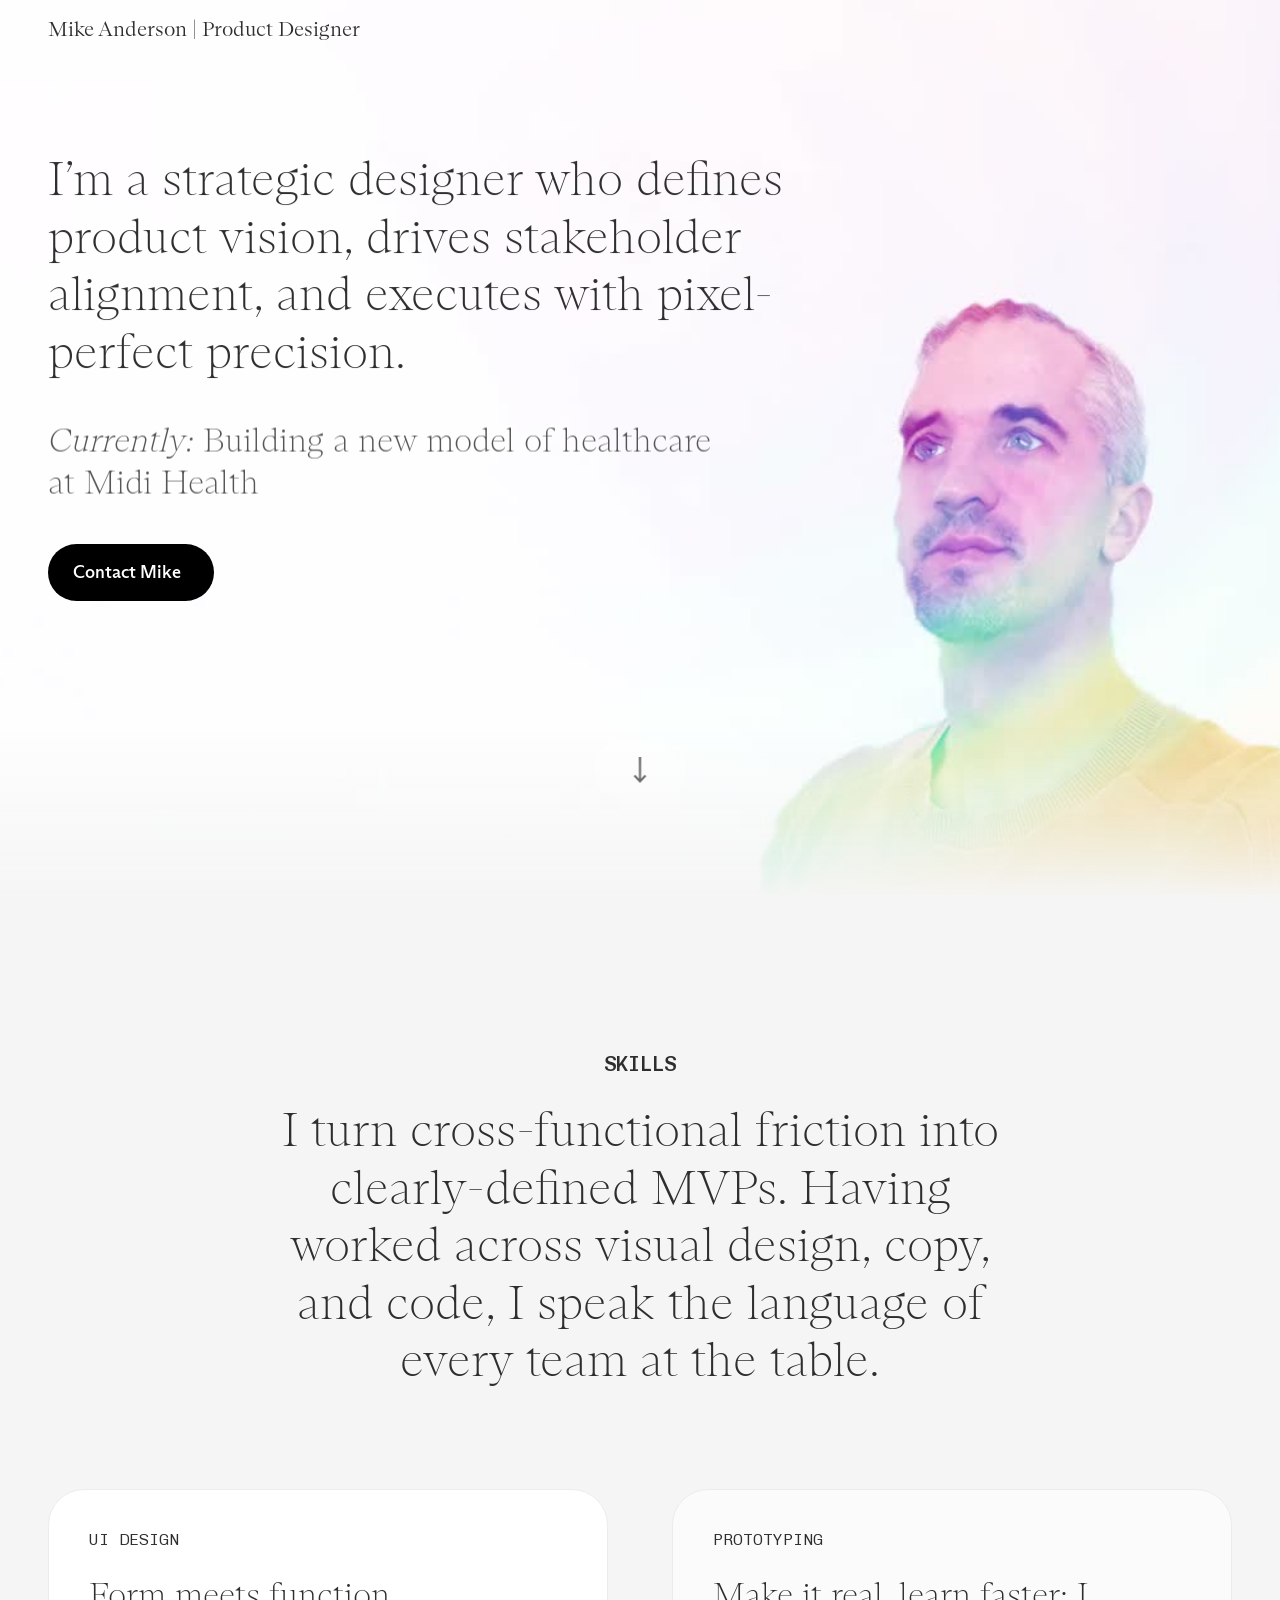
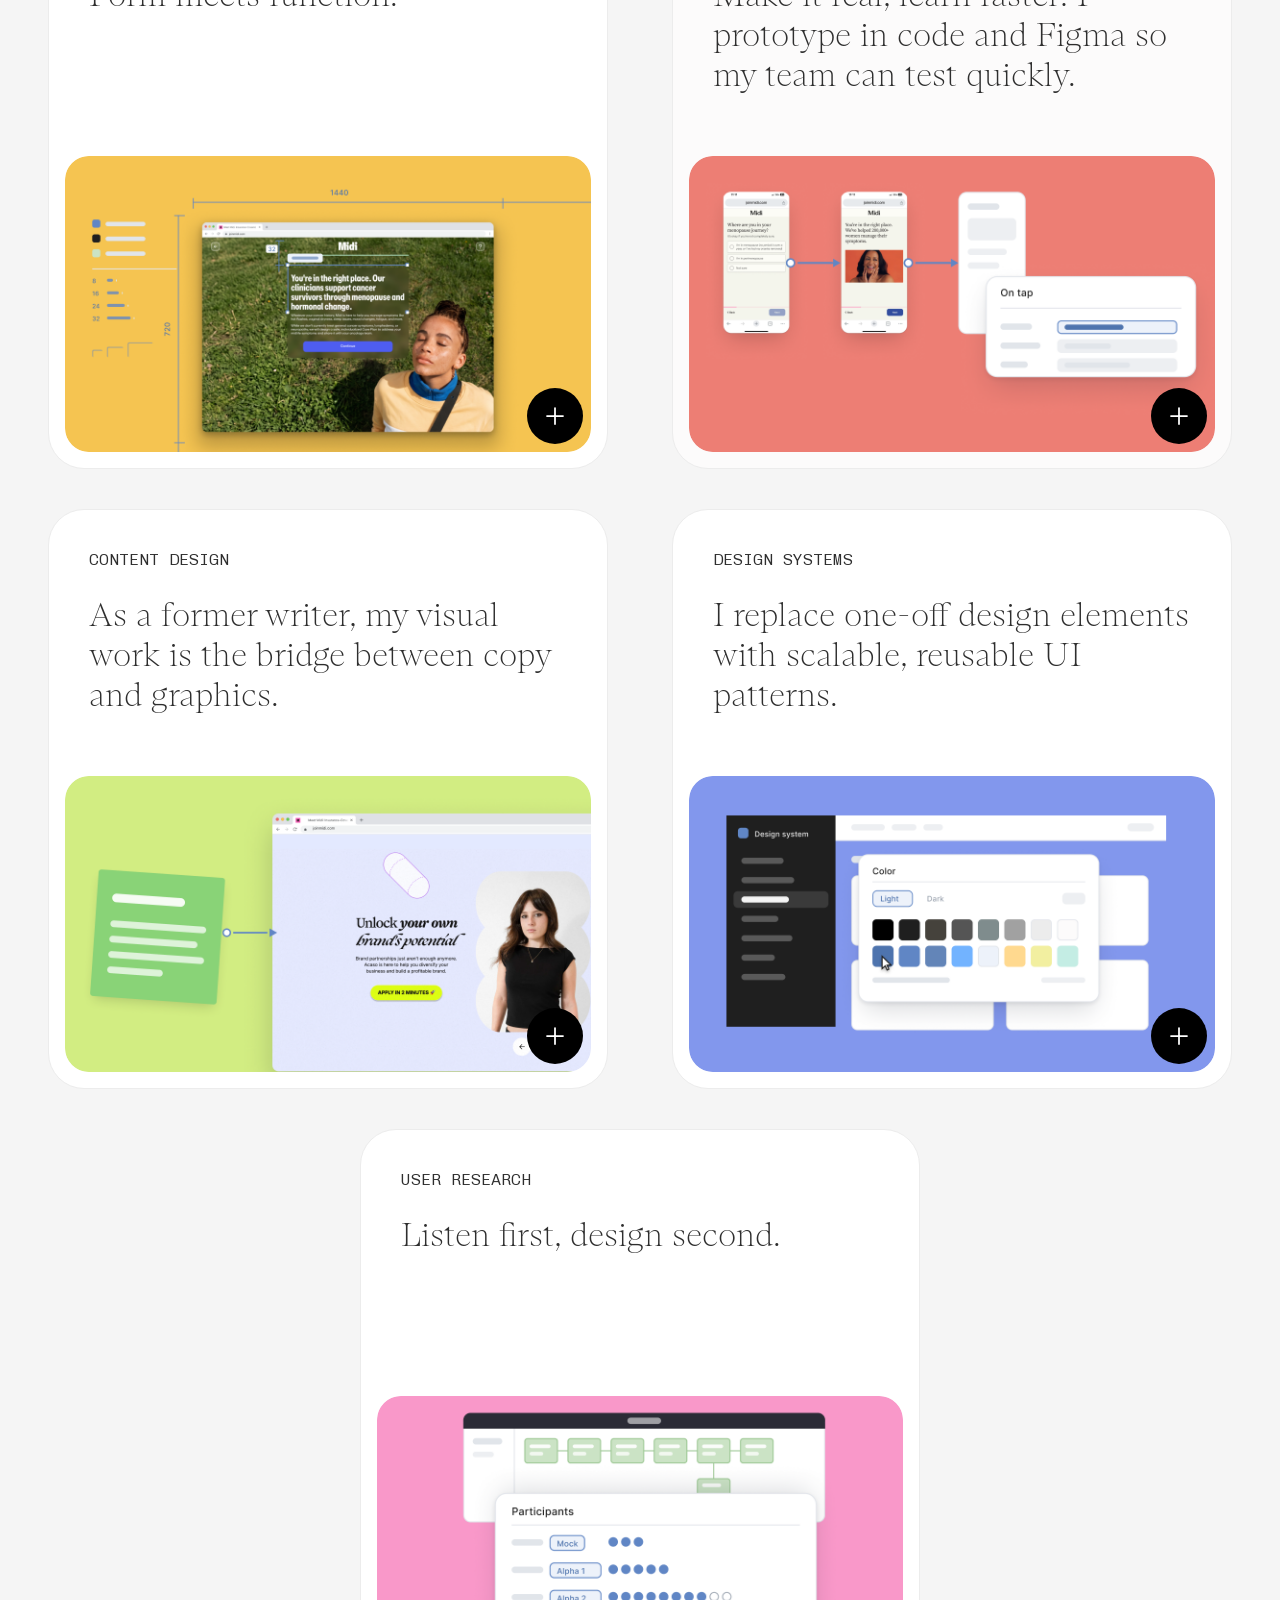
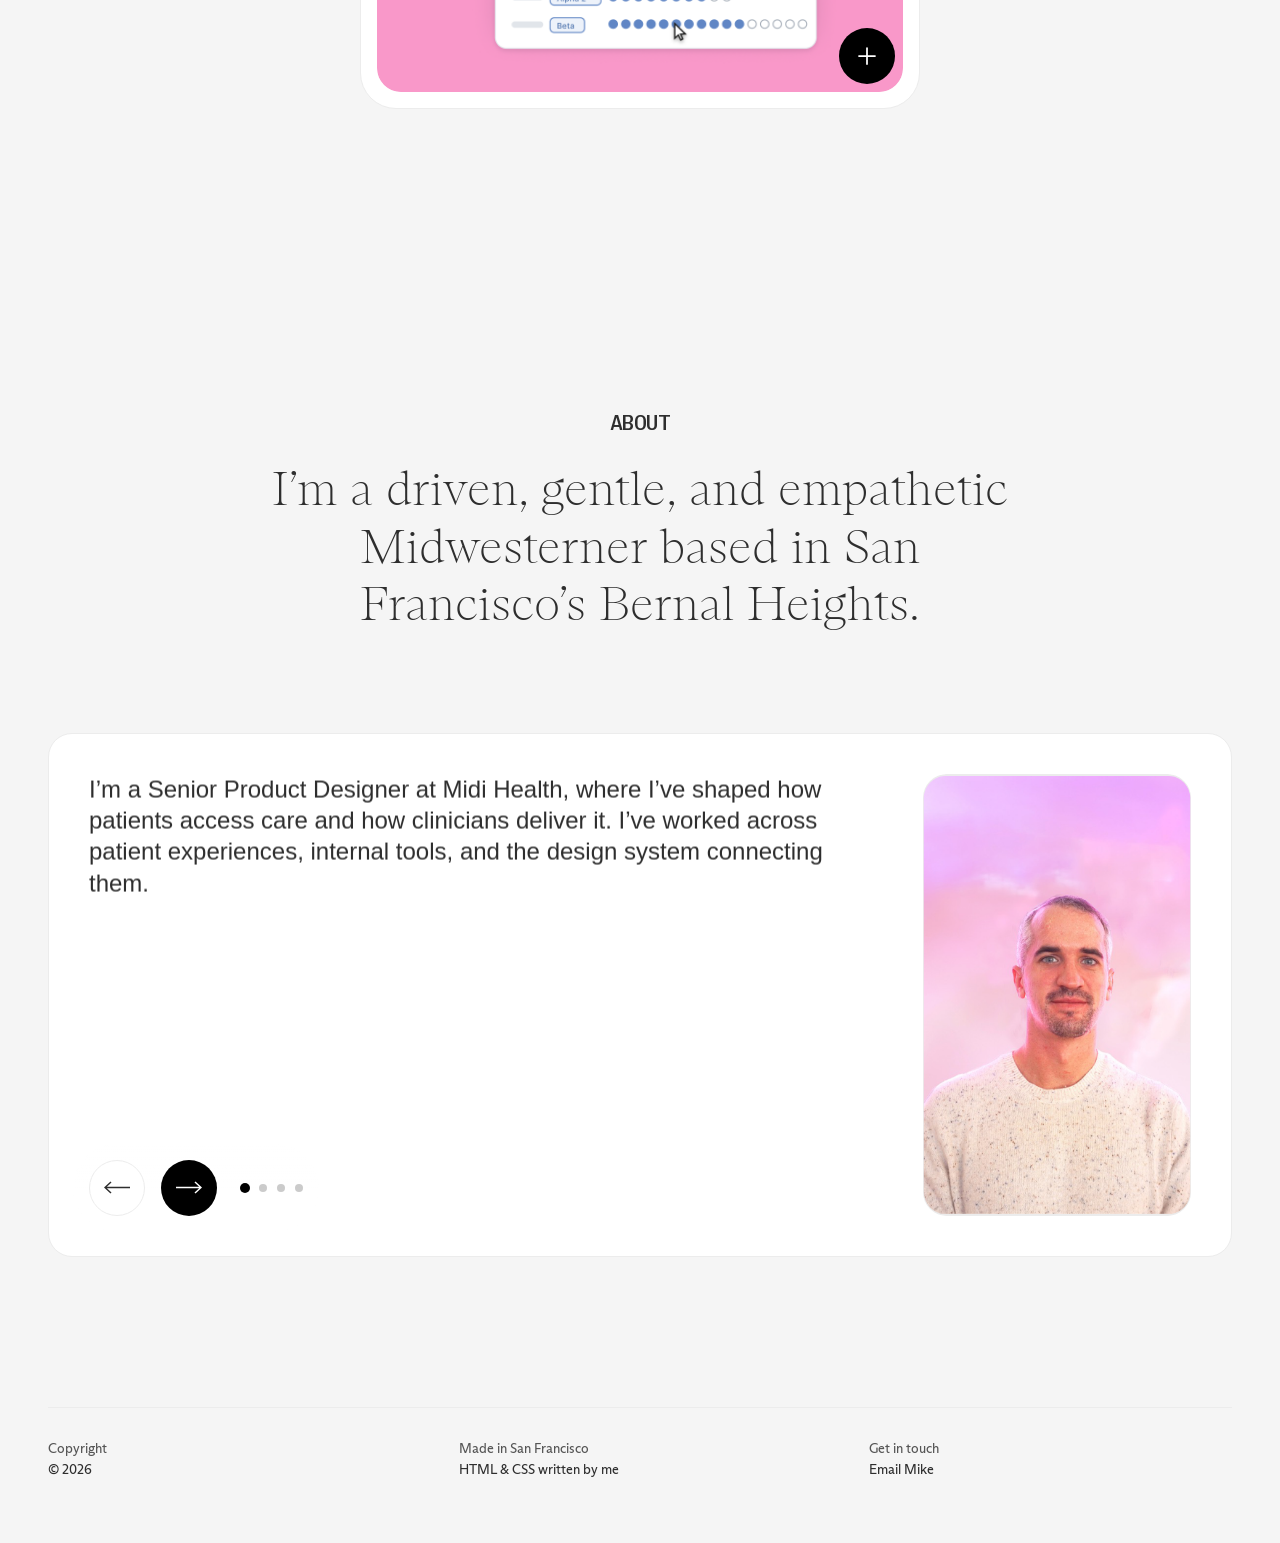
<file: index.html>
<!DOCTYPE html>
<html lang="en">
<head>
<meta charset="utf-8">
<meta name="viewport" content="width=device-width, initial-scale=1">
<title>Mike Anderson — Product Designer</title>
<meta name="robots" content="noindex, nofollow">
<meta name="description" content="Mike Anderson is a product designer in San Francisco, currently building a new model of healthcare at Midi Health.">
<link rel="icon" type="image/png" href="source-images/favicon.png">
<link rel="stylesheet" href="styles/fonts.css">
<link rel="stylesheet" href="styles/tokens.css">
<link rel="stylesheet" href="styles/site.css">
</head>
<body>

<a class="skip-link" href="#main">Skip to content</a>

<header class="site-header">
  <a class="logotype" href="./">Mike Anderson <span aria-hidden="true">|</span> Product Designer</a>
</header>

<main id="main">

  <nav class="site-nav" id="site-nav" aria-label="Sections">
    <div class="site-nav__links">
      <a class="btn btn--sm btn--ghost" href="#hello">Hello</a>
      <a class="btn btn--sm btn--ghost" href="#skills">Skills</a>
      <a class="btn btn--sm btn--ghost" href="#about">About</a>
    </div>

    <button class="site-nav__disclosure" type="button"
            popovertarget="nav-sections" aria-expanded="false">
      <span class="site-nav__current">Sections</span>
      <svg viewBox="0 0 12 8" aria-hidden="true" focusable="false">
        <path d="M1 1.5 6 6.5l5-5" fill="none" stroke="currentColor" stroke-width="1.75"/>
      </svg>
    </button>

    <a class="btn btn--sm btn--solid btn--avatar has-ring" href="mailto:mikeandersondesigner@gmail.com" data-copy-email="mikeandersondesigner@gmail.com">
      Contact Mike
      <span class="btn__dec" aria-hidden="true"><svg viewBox="0 0 512 512" aria-hidden="true" focusable="false" fill="currentColor"><path d="M 24 64 L 0 64 L 0 448 L 512 448 L 512 64 L 24 64 Z M 464 128 L 464 132.1 L 256 289.9 L 48 132.1 L 48 112 L 464 112 L 464 128 Z M 464 192.3 L 464 400 L 48 400 L 48 192.3 L 241.5 339.1 L 256 350.1 L 270.5 339.1 L 464 192.3 Z"/></svg></span>
    </a>

    <div class="nav-popover" id="nav-sections" popover>
      <a href="#hello">Hello</a>
      <a href="#skills">Skills</a>
      <a href="#about">About</a>
    </div>
  </nav>

  <!-- ─── hero ─────────────────────────────────────────── -->
  <section class="hero" id="hello">
    <video class="hero__media" autoplay loop muted playsinline
           poster="source-images/index-1b-poster.jpg" aria-hidden="true">
      <source src="source-images/index-1b.mp4" type="video/mp4">
    </video>
    <img class="hero__still" src="source-images/index-1b-poster.jpg" alt="" aria-hidden="true">

    <div class="hero__intro">
      <h1 class="hero__heading" data-lines>I&rsquo;m a strategic designer who defines product vision, drives stakeholder alignment, and executes with pixel-perfect precision.</h1>
      <p class="hero__currently" data-lines><em>Currently:</em> Building a new model of healthcare at Midi&nbsp;Health</p>
      <p class="hero__actions"><a class="btn btn--solid has-ring" href="mailto:mikeandersondesigner@gmail.com" data-copy-email="mikeandersondesigner@gmail.com">Contact Mike<span class="btn__icon"><svg viewBox="0 0 512 512" aria-hidden="true" focusable="false" fill="currentColor"><path d="M 24 64 L 0 64 L 0 448 L 512 448 L 512 64 L 24 64 Z M 464 128 L 464 132.1 L 256 289.9 L 48 132.1 L 48 112 L 464 112 L 464 128 Z M 464 192.3 L 464 400 L 48 400 L 48 192.3 L 241.5 339.1 L 256 350.1 L 270.5 339.1 L 464 192.3 Z"/></svg></span></a></p>
    </div>

    <a class="scroll-cue" href="#skills" aria-label="Scroll to skills">
      <svg viewBox="0 0 13 26" aria-hidden="true" focusable="false">
        <path d="M6.5 0v24M1 18.5l5.5 6 5.5-6" fill="none" stroke="currentColor" stroke-width="2"/>
      </svg>
    </a>
  </section>

  <!-- ─── skills ───────────────────────────────────────── -->
  <section class="sheet skills" id="skills">
    <p class="eyebrow-chip">Skills</p>
    <h2 class="section-heading">I turn cross-functional friction into clearly-defined MVPs. Having worked across visual design, copy, and code, I speak the language of every team at the table.</h2>

    <ul class="card-grid">
      <li class="card has-ring card--ui">
        <p class="card__eyebrow">UI Design</p>
        <div class="card__stack">
          <h3 class="card__face card__face--front">Form meets function.</h3>
          <p class="card__face card__face--back" data-lines id="card-face-0">I bring systems thinking and visual polish to product designs. When I make a visual decision like “How big should this button be?”, my thinking is grounded in business strategy.</p>
        </div>
        <span class="card__frame"><img class="card__media" src="img/card-ui.png" alt="Redline spec of a Midi web page with a token rail, spacing scale and component selection." loading="lazy"></span>
        <button class="card__flip" type="button" aria-expanded="false" aria-controls="card-face-0">
          <span class="u-visually-hidden">More about UI Design</span>
          <svg viewBox="0 0 20 20" aria-hidden="true" focusable="false">
            <path d="M10 2v16M2 10h16" fill="none" stroke="currentColor" stroke-width="1.75" stroke-linecap="round"/>
          </svg>
        </button>
      </li>
      <li class="card has-ring card--prototyping">
        <p class="card__eyebrow">Prototyping</p>
        <div class="card__stack">
          <h3 class="card__face card__face--front">Make it real, learn faster: I prototype in code and Figma so my team can test quickly.</h3>
          <p class="card__face card__face--back" data-lines id="card-face-1">I give stakeholders something they can use and react to before we ship. Experiencing the product firsthand helps us align and catch issues early. I choose the right fidelity for the question, using Figma for quick explorations and my HTML/CSS fluency for richer, more realistic interactions.</p>
        </div>
        <span class="card__frame"><img class="card__media" src="img/card-prototyping.png" alt="A three-step prototype flow with an interaction spec panel." loading="lazy"></span>
        <button class="card__flip" type="button" aria-expanded="false" aria-controls="card-face-1">
          <span class="u-visually-hidden">More about Prototyping</span>
          <svg viewBox="0 0 20 20" aria-hidden="true" focusable="false">
            <path d="M10 2v16M2 10h16" fill="none" stroke="currentColor" stroke-width="1.75" stroke-linecap="round"/>
          </svg>
        </button>
      </li>
      <li class="card has-ring card--content">
        <p class="card__eyebrow">Content Design</p>
        <div class="card__stack">
          <h3 class="card__face card__face--front">As a former writer, my visual work is the bridge between copy and graphics.</h3>
          <p class="card__face card__face--back" data-lines id="card-face-2">I started my career as a writer and content marketer at NerdWallet, and I never quite stopped: I make sure an interface’s content strategy, flow, and microcopy make sense before it gets decorated.</p>
        </div>
        <span class="card__frame"><img class="card__media" src="img/card-content.png" alt="A sticky note of redacted copy with an arrow pointing at a web page." loading="lazy"></span>
        <button class="card__flip" type="button" aria-expanded="false" aria-controls="card-face-2">
          <span class="u-visually-hidden">More about Content Design</span>
          <svg viewBox="0 0 20 20" aria-hidden="true" focusable="false">
            <path d="M10 2v16M2 10h16" fill="none" stroke="currentColor" stroke-width="1.75" stroke-linecap="round"/>
          </svg>
        </button>
      </li>
      <li class="card has-ring card--design-systems">
        <p class="card__eyebrow">Design Systems</p>
        <div class="card__stack">
          <h3 class="card__face card__face--front">I replace one-off design elements with scalable, reusable UI patterns.</h3>
          <p class="card__face card__face--back" data-lines id="card-face-3">I partner with engineering teams to reconcile duplicated components and inconsistent UX patterns—from buttons to entire forms. I map the gaps and set a course toward a shared system so teams work efficiently and users get a more consistent, delightful experience.</p>
        </div>
        <span class="card__frame"><img class="card__media" src="img/card-design-systems.png" alt="A design system interface showing colour tokens in light and dark modes." loading="lazy"></span>
        <button class="card__flip" type="button" aria-expanded="false" aria-controls="card-face-3">
          <span class="u-visually-hidden">More about Design Systems</span>
          <svg viewBox="0 0 20 20" aria-hidden="true" focusable="false">
            <path d="M10 2v16M2 10h16" fill="none" stroke="currentColor" stroke-width="1.75" stroke-linecap="round"/>
          </svg>
        </button>
      </li>
      <li class="card card--wide has-ring card--user-research">
        <p class="card__eyebrow">User Research</p>
        <div class="card__stack">
          <h3 class="card__face card__face--front">Listen first, design second.</h3>
          <p class="card__face card__face--back" data-lines id="card-face-4">I combine user testing, surveys, and direct observation to guide product decisions. At Midi, this research informed improvements that increased signup conversion by 5% and clinician satisfaction by 10%.</p>
        </div>
        <span class="card__frame"><img class="card__media" src="img/card-user-research.png" alt="A research board with participant cohorts across mock, alpha and beta." loading="lazy"></span>
        <button class="card__flip" type="button" aria-expanded="false" aria-controls="card-face-4">
          <span class="u-visually-hidden">More about User Research</span>
          <svg viewBox="0 0 20 20" aria-hidden="true" focusable="false">
            <path d="M10 2v16M2 10h16" fill="none" stroke="currentColor" stroke-width="1.75" stroke-linecap="round"/>
          </svg>
        </button>
      </li>
    </ul>
  </section>

  <!-- ─── about ────────────────────────────────────────── -->
  <section class="sheet about about--light" id="about">
    <p class="eyebrow-chip eyebrow-chip--bare">About</p>
    <h2 class="section-heading">I&rsquo;m a driven, gentle, and empathetic Midwesterner based in San Francisco&rsquo;s Bernal Heights.</h2>

    <div class="carousel" data-carousel>
      <div class="carousel__viewport">
        <article class="slide slide--portrait is-current">
          <p class="slide__copy" data-lines>I&rsquo;m a Senior Product Designer at Midi Health, where I&rsquo;ve shaped how patients access care and how clinicians deliver it. I&rsquo;ve worked across patient experiences, internal tools, and the design system connecting them.</p>
          <img class="slide__media" data-mobile-src="img/about-portrait-mobile.png" src="img/about-portrait.png" alt="Mike Anderson." loading="lazy">
        </article>
        <article class="slide slide--gold">
          <p class="slide__copy" data-lines>I&rsquo;m as comfortable on a team as I am on my own. For my first eighteen months at Midi I was the only product designer: research, product direction, UI &mdash; whatever the week needed.</p>
          <img class="slide__media" data-mobile-src="img/about-endtoend-mobile.png" src="img/about-endtoend.png" alt="One designer across research, direction and interface." loading="lazy">
        </article>
        <article class="slide slide--pink">
          <p class="slide__copy" data-lines>Before healthcare: I worked in fintech at Landed, launched a fashion startup with two co-founders, and freelanced for Mazda, Initialized and Bobbie.</p>
          <img class="slide__media" data-mobile-src="img/about-clients-mobile.png" src="img/about-clients.png" alt="Selected clients: Mazda, Initialized, Bobbie, Landed, Acaso and Pandora." loading="lazy">
        </article>
        <article class="slide slide--lime">
          <p class="slide__copy" data-lines>I&rsquo;m the &ldquo;glue&rdquo; on every team I join. So, when one question has four answers in four documents, turning them into a single idea feels less like process and more like a conversation I&rsquo;m already in.</p>
          <img class="slide__media" data-mobile-src="img/about-convergence-mobile.png" src="img/about-convergence.png" alt="Four teams' findings converging into one narrative." loading="lazy">
        </article>
      </div>

      <div class="carousel__controls">
        <button class="carousel__arrow" data-prev aria-label="Previous slide">
          <svg viewBox="0 0 26 13" aria-hidden="true"><path d="M26 6.5H1M7 1 1 6.5 7 12" fill="none" stroke="currentColor" stroke-width="1.5"/></svg>
        </button>
        <button class="carousel__arrow carousel__arrow--next" data-next aria-label="Next slide">
          <svg viewBox="0 0 26 13" aria-hidden="true"><path d="M0 6.5h25M19 1l6 5.5-6 5.5" fill="none" stroke="currentColor" stroke-width="1.5"/></svg>
        </button>
        <div class="carousel__dots" role="tablist" aria-label="Choose slide"></div>
      </div>
    </div>
  </section>

</main>

<footer class="site-footer" id="contact">
  <dl class="footer-meta">
    <div><dt>Copyright</dt><dd>&copy; 2026</dd></div>
    <div><dt>Made in San Francisco</dt><dd>HTML &amp; CSS written by me</dd></div>
    <div><dt>Get in touch</dt><dd><a href="mailto:mikeandersondesigner@gmail.com" data-copy-email="mikeandersondesigner@gmail.com">Email Mike</a></dd></div>
  </dl>
</footer>


<div class="toast" id="toast" role="status" aria-live="polite" hidden>
  <svg class="toast__check" viewBox="0 0 512 512" aria-hidden="true" fill="currentColor"><path d="M256 512a256 256 0 1 1 0-512 256 256 0 1 1 0 512zm0-464a208 208 0 1 0 0 416 208 208 0 1 0 0-416zM379.7 178.8l-14.1 19.4-122.1 167.9-16.5 22.7-92.7-92.7 33.9-33.9 53 53 105.6-145.2 14.1-19.4 38.8 28.2z"/></svg>
  <p class="toast__text">Copied email address</p>
  <button class="toast__close" type="button" aria-label="Dismiss"><svg viewBox="0 0 448 512" aria-hidden="true" fill="currentColor"><path d="M39.5 105l-17-17 33.9-33.9 17 17 151 151 151-151 17-17 33.9 33.9-17 17-151 151 151 151 17 17-33.9 33.9-17-17-151-151-151 151-17 17-33.9-33.9 17-17 151-151-151-151z"/></svg></button>
</div>

<script src="scripts/site.js" defer></script>
</body>
</html>
</file>
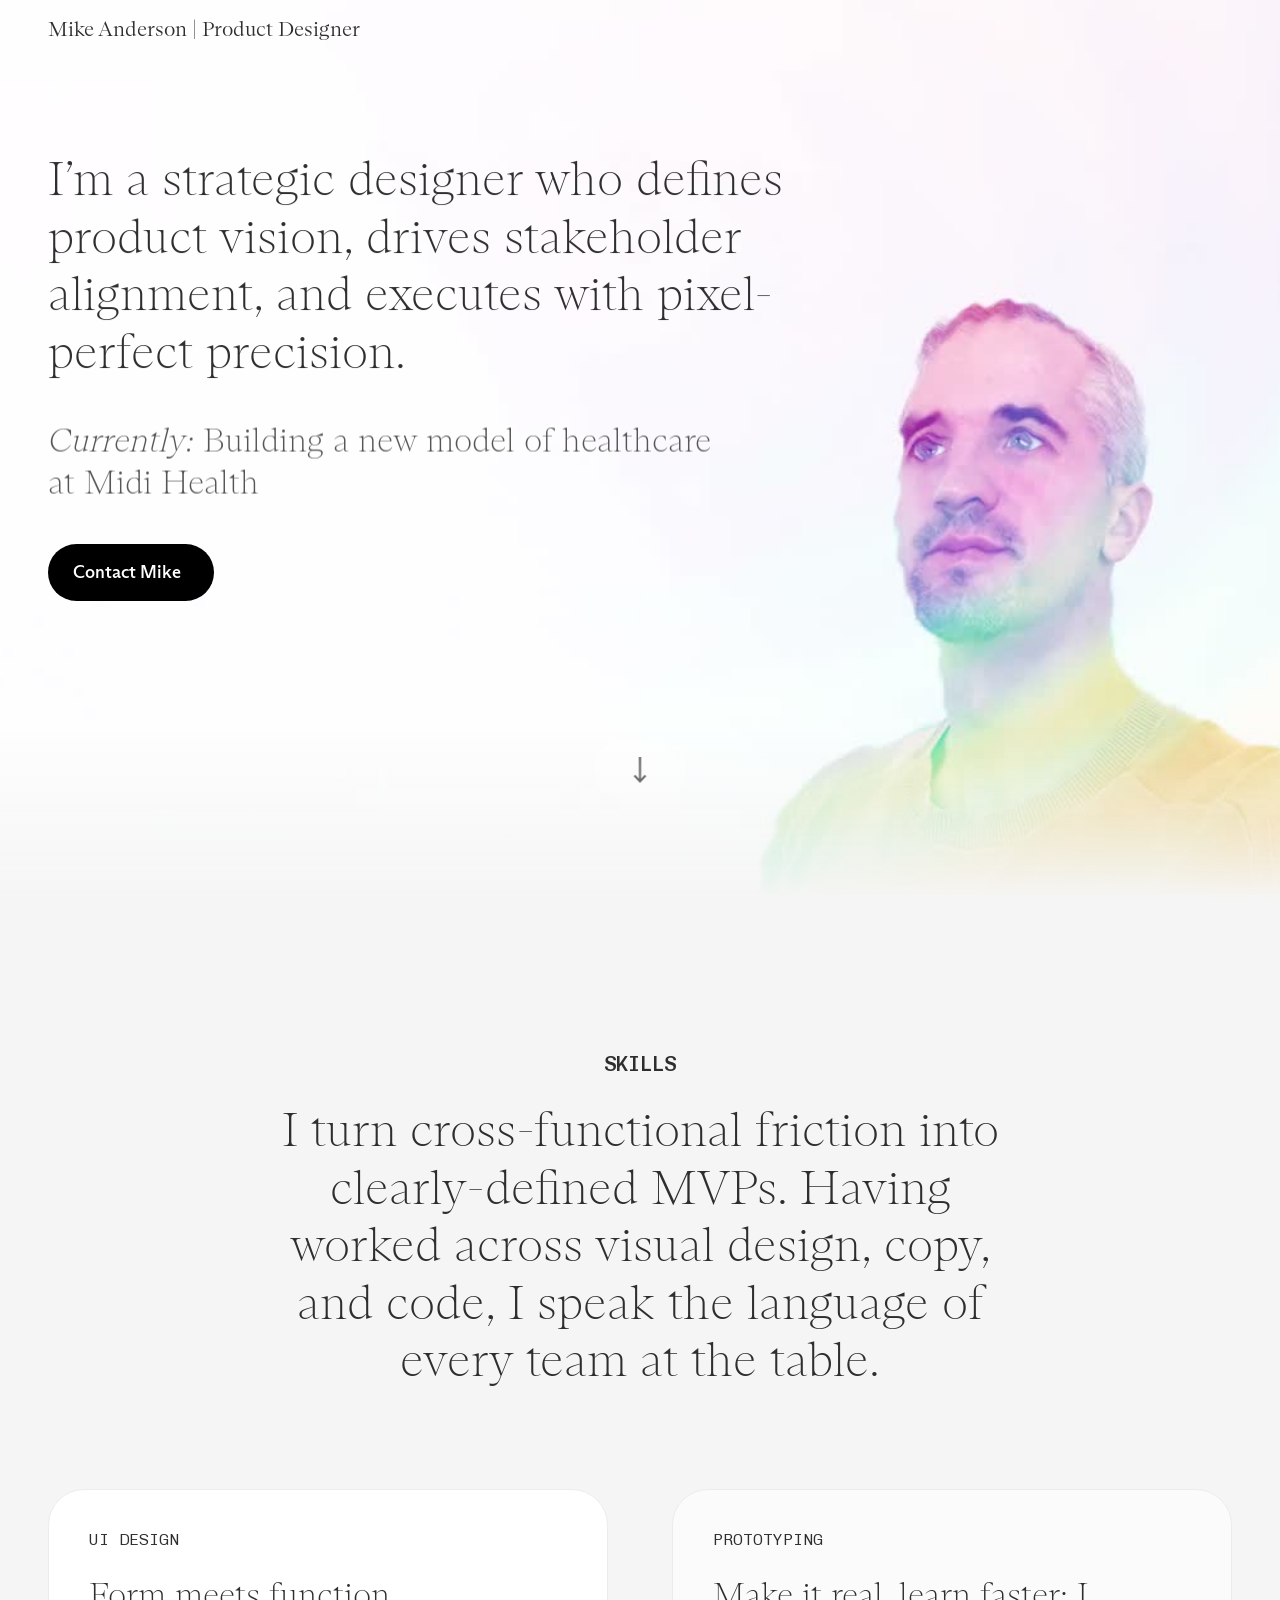
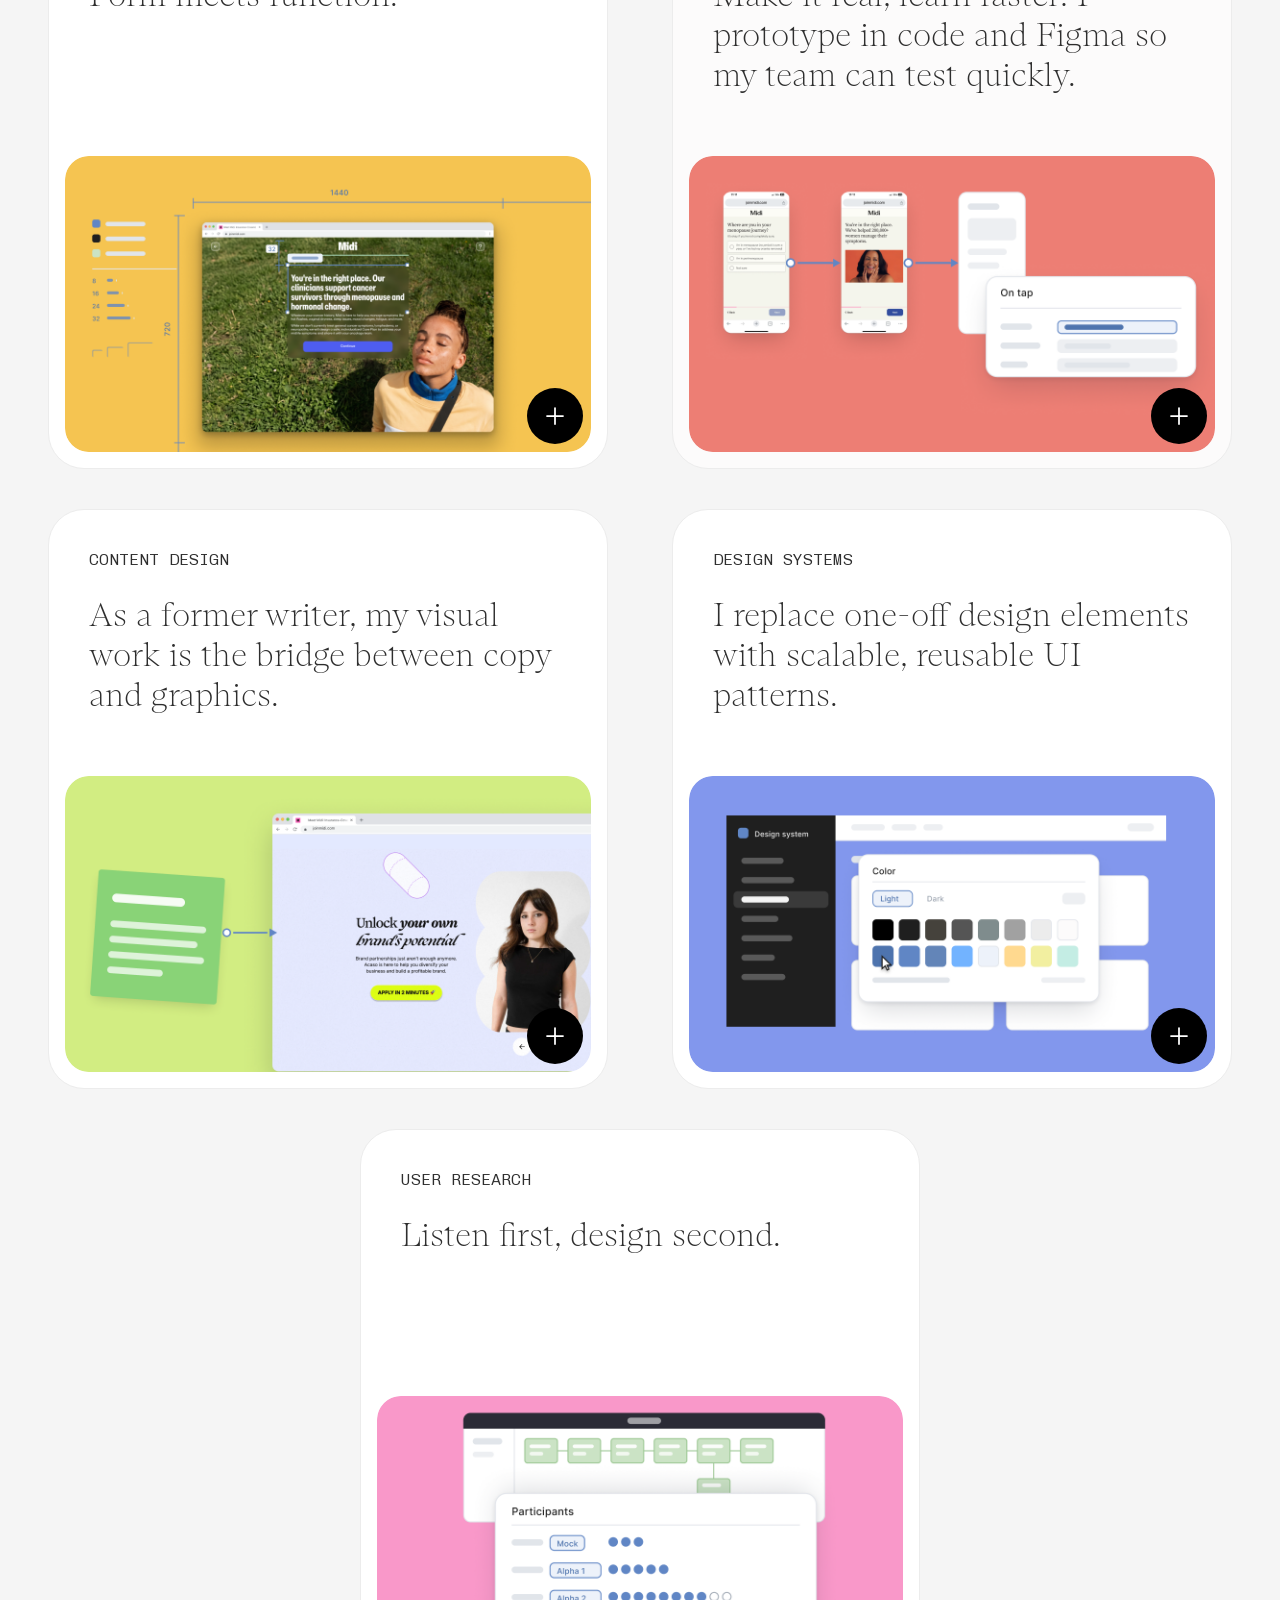
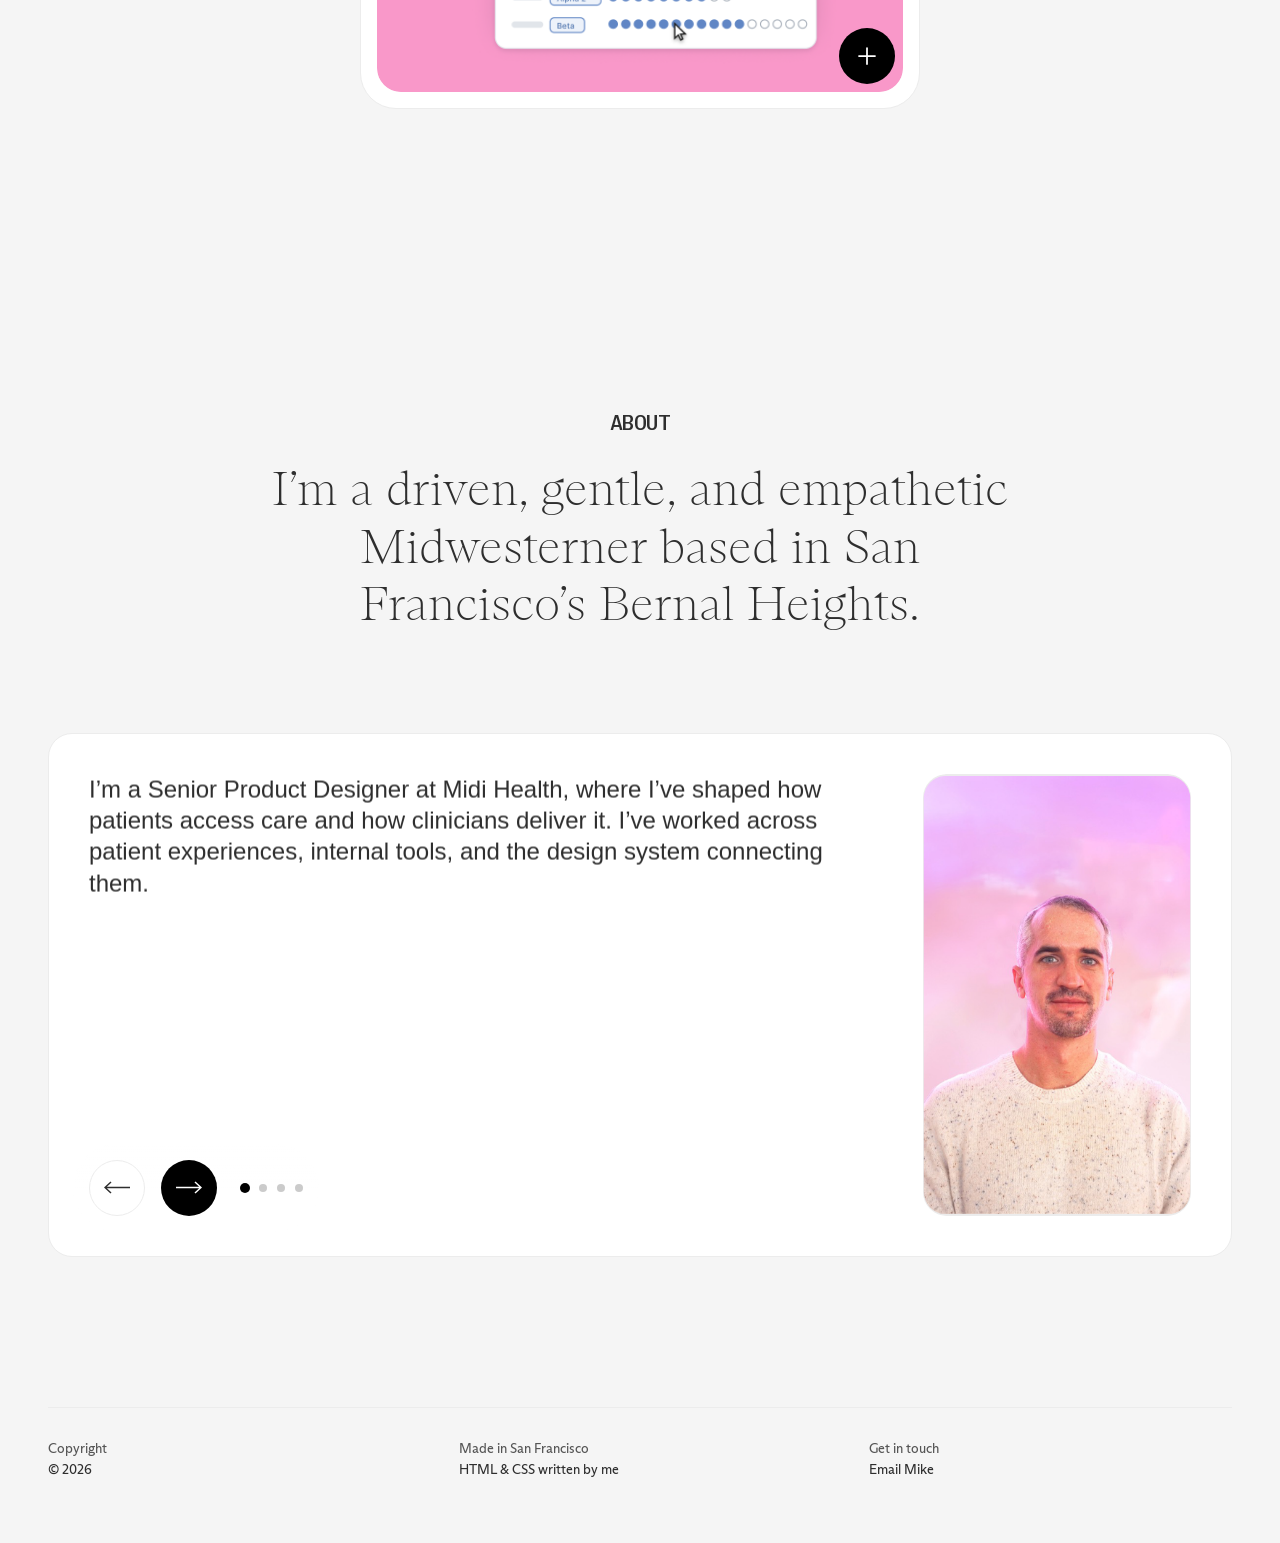
<file: light-about.html>
<!DOCTYPE html>
<html lang="en">
<head>
<meta charset="utf-8">
<meta name="viewport" content="width=device-width, initial-scale=1">
<title>Mike Anderson — light About variant</title>
<meta name="robots" content="noindex, nofollow">
<meta name="description" content="Mike Anderson is a product designer in San Francisco, currently building a new model of healthcare at Midi Health.">
<link rel="icon" type="image/png" href="source-images/favicon.png">
<link rel="stylesheet" href="styles/fonts.css">
<link rel="stylesheet" href="styles/tokens.css">
<link rel="stylesheet" href="styles/site.css">
</head>
<body>

<a class="skip-link" href="#main">Skip to content</a>

<header class="site-header">
  <a class="logotype" href="./">Mike Anderson <span aria-hidden="true">|</span> Product Designer</a>
</header>

<main id="main">

  <nav class="site-nav" id="site-nav" aria-label="Sections">
    <div class="site-nav__links">
      <a class="btn btn--sm btn--ghost" href="#hello">Hello</a>
      <a class="btn btn--sm btn--ghost" href="#skills">Skills</a>
      <a class="btn btn--sm btn--ghost" href="#about">About</a>
    </div>

    <button class="site-nav__disclosure" type="button"
            popovertarget="nav-sections" aria-expanded="false">
      <span class="site-nav__current">Sections</span>
      <svg viewBox="0 0 12 8" aria-hidden="true" focusable="false">
        <path d="M1 1.5 6 6.5l5-5" fill="none" stroke="currentColor" stroke-width="1.75"/>
      </svg>
    </button>

    <a class="btn btn--sm btn--solid btn--avatar has-ring" href="mailto:mikeandersondesigner@gmail.com" data-copy-email="mikeandersondesigner@gmail.com">
      Contact Mike
      <span class="btn__dec" aria-hidden="true"><svg viewBox="0 0 512 512" aria-hidden="true" focusable="false" fill="currentColor"><path d="M 24 64 L 0 64 L 0 448 L 512 448 L 512 64 L 24 64 Z M 464 128 L 464 132.1 L 256 289.9 L 48 132.1 L 48 112 L 464 112 L 464 128 Z M 464 192.3 L 464 400 L 48 400 L 48 192.3 L 241.5 339.1 L 256 350.1 L 270.5 339.1 L 464 192.3 Z"/></svg></span>
    </a>

    <div class="nav-popover" id="nav-sections" popover>
      <a href="#hello">Hello</a>
      <a href="#skills">Skills</a>
      <a href="#about">About</a>
    </div>
  </nav>

  <!-- ─── hero ─────────────────────────────────────────── -->
  <section class="hero" id="hello">
    <video class="hero__media" autoplay loop muted playsinline
           poster="source-images/index-1b-poster.jpg" aria-hidden="true">
      <source src="source-images/index-1b.mp4" type="video/mp4">
    </video>
    <img class="hero__still" src="source-images/index-1b-poster.jpg" alt="" aria-hidden="true">

    <div class="hero__intro">
      <h1 class="hero__heading" data-lines>I&rsquo;m a strategic designer who defines product vision, drives stakeholder alignment, and executes with pixel-perfect precision.</h1>
      <p class="hero__currently" data-lines><em>Currently:</em> Building a new model of healthcare at Midi&nbsp;Health</p>
      <p class="hero__actions"><a class="btn btn--solid has-ring" href="mailto:mikeandersondesigner@gmail.com" data-copy-email="mikeandersondesigner@gmail.com">Contact Mike<span class="btn__icon"><svg viewBox="0 0 512 512" aria-hidden="true" focusable="false" fill="currentColor"><path d="M 24 64 L 0 64 L 0 448 L 512 448 L 512 64 L 24 64 Z M 464 128 L 464 132.1 L 256 289.9 L 48 132.1 L 48 112 L 464 112 L 464 128 Z M 464 192.3 L 464 400 L 48 400 L 48 192.3 L 241.5 339.1 L 256 350.1 L 270.5 339.1 L 464 192.3 Z"/></svg></span></a></p>
    </div>

    <a class="scroll-cue" href="#skills" aria-label="Scroll to skills">
      <svg viewBox="0 0 13 26" aria-hidden="true" focusable="false">
        <path d="M6.5 0v24M1 18.5l5.5 6 5.5-6" fill="none" stroke="currentColor" stroke-width="2"/>
      </svg>
    </a>
  </section>

  <!-- ─── skills ───────────────────────────────────────── -->
  <section class="sheet skills" id="skills">
    <p class="eyebrow-chip">Skills</p>
    <h2 class="section-heading">I turn cross-functional friction into clearly-defined MVPs. Having worked across visual design, copy, and code, I speak the language of every team at the table.</h2>

    <ul class="card-grid">
      <li class="card has-ring card--ui">
        <p class="card__eyebrow">UI Design</p>
        <div class="card__stack">
          <h3 class="card__face card__face--front">Form meets function.</h3>
          <p class="card__face card__face--back" data-lines id="card-face-0">I bring systems thinking and visual polish to product designs. When I make a visual decision like “How big should this button be?”, my thinking is grounded in business strategy.</p>
        </div>
        <span class="card__frame"><img class="card__media" src="img/card-ui.png" alt="Redline spec of a Midi web page with a token rail, spacing scale and component selection." loading="lazy"></span>
        <button class="card__flip" type="button" aria-expanded="false" aria-controls="card-face-0">
          <span class="u-visually-hidden">More about UI Design</span>
          <svg viewBox="0 0 20 20" aria-hidden="true" focusable="false">
            <path d="M10 2v16M2 10h16" fill="none" stroke="currentColor" stroke-width="1.75" stroke-linecap="round"/>
          </svg>
        </button>
      </li>
      <li class="card has-ring card--prototyping">
        <p class="card__eyebrow">Prototyping</p>
        <div class="card__stack">
          <h3 class="card__face card__face--front">Make it real, learn faster: I prototype in code and Figma so my team can test quickly.</h3>
          <p class="card__face card__face--back" data-lines id="card-face-1">I give stakeholders something they can use and react to before we ship. Experiencing the product firsthand helps us align and catch issues early. I choose the right fidelity for the question, using Figma for quick explorations and my HTML/CSS fluency for richer, more realistic interactions.</p>
        </div>
        <span class="card__frame"><img class="card__media" src="img/card-prototyping.png" alt="A three-step prototype flow with an interaction spec panel." loading="lazy"></span>
        <button class="card__flip" type="button" aria-expanded="false" aria-controls="card-face-1">
          <span class="u-visually-hidden">More about Prototyping</span>
          <svg viewBox="0 0 20 20" aria-hidden="true" focusable="false">
            <path d="M10 2v16M2 10h16" fill="none" stroke="currentColor" stroke-width="1.75" stroke-linecap="round"/>
          </svg>
        </button>
      </li>
      <li class="card has-ring card--content">
        <p class="card__eyebrow">Content Design</p>
        <div class="card__stack">
          <h3 class="card__face card__face--front">As a former writer, my visual work is the bridge between copy and graphics.</h3>
          <p class="card__face card__face--back" data-lines id="card-face-2">I started my career as a writer and content marketer at NerdWallet, and I never quite stopped: I make sure an interface’s content strategy, flow, and microcopy make sense before it gets decorated.</p>
        </div>
        <span class="card__frame"><img class="card__media" src="img/card-content.png" alt="A sticky note of redacted copy with an arrow pointing at a web page." loading="lazy"></span>
        <button class="card__flip" type="button" aria-expanded="false" aria-controls="card-face-2">
          <span class="u-visually-hidden">More about Content Design</span>
          <svg viewBox="0 0 20 20" aria-hidden="true" focusable="false">
            <path d="M10 2v16M2 10h16" fill="none" stroke="currentColor" stroke-width="1.75" stroke-linecap="round"/>
          </svg>
        </button>
      </li>
      <li class="card has-ring card--design-systems">
        <p class="card__eyebrow">Design Systems</p>
        <div class="card__stack">
          <h3 class="card__face card__face--front">I replace one-off design elements with scalable, reusable UI patterns.</h3>
          <p class="card__face card__face--back" data-lines id="card-face-3">I partner with engineering teams to reconcile duplicated components and inconsistent UX patterns—from buttons to entire forms. I map the gaps and set a course toward a shared system so teams work efficiently and users get a more consistent, delightful experience.</p>
        </div>
        <span class="card__frame"><img class="card__media" src="img/card-design-systems.png" alt="A design system interface showing colour tokens in light and dark modes." loading="lazy"></span>
        <button class="card__flip" type="button" aria-expanded="false" aria-controls="card-face-3">
          <span class="u-visually-hidden">More about Design Systems</span>
          <svg viewBox="0 0 20 20" aria-hidden="true" focusable="false">
            <path d="M10 2v16M2 10h16" fill="none" stroke="currentColor" stroke-width="1.75" stroke-linecap="round"/>
          </svg>
        </button>
      </li>
      <li class="card card--wide has-ring card--user-research">
        <p class="card__eyebrow">User Research</p>
        <div class="card__stack">
          <h3 class="card__face card__face--front">Listen first, design second.</h3>
          <p class="card__face card__face--back" data-lines id="card-face-4">I combine user testing, surveys, and direct observation to guide product decisions. At Midi, this research informed improvements that increased signup conversion by 5% and clinician satisfaction by 10%.</p>
        </div>
        <span class="card__frame"><img class="card__media" src="img/card-user-research.png" alt="A research board with participant cohorts across mock, alpha and beta." loading="lazy"></span>
        <button class="card__flip" type="button" aria-expanded="false" aria-controls="card-face-4">
          <span class="u-visually-hidden">More about User Research</span>
          <svg viewBox="0 0 20 20" aria-hidden="true" focusable="false">
            <path d="M10 2v16M2 10h16" fill="none" stroke="currentColor" stroke-width="1.75" stroke-linecap="round"/>
          </svg>
        </button>
      </li>
    </ul>
  </section>

  <!-- ─── about ────────────────────────────────────────── -->
  <section class="sheet about about--light" id="about">
    <p class="eyebrow-chip eyebrow-chip--bare">About</p>
    <h2 class="section-heading">I&rsquo;m a driven, gentle, and empathetic Midwesterner based in San Francisco&rsquo;s Bernal Heights.</h2>

    <div class="carousel" data-carousel>
      <div class="carousel__viewport">
        <article class="slide slide--portrait is-current">
          <p class="slide__copy" data-lines>I&rsquo;m a Senior Product Designer at Midi Health, where I&rsquo;ve shaped how patients access care and how clinicians deliver it. I&rsquo;ve worked across patient experiences, internal tools, and the design system connecting them.</p>
          <img class="slide__media" data-mobile-src="img/about-portrait-mobile.png" src="img/about-portrait.png" alt="Mike Anderson." loading="lazy">
        </article>
        <article class="slide slide--gold">
          <p class="slide__copy" data-lines>I&rsquo;m as comfortable on a team as I am on my own. For my first eighteen months at Midi I was the only product designer: research, product direction, UI &mdash; whatever the week needed.</p>
          <img class="slide__media" data-mobile-src="img/about-endtoend-mobile.png" src="img/about-endtoend.png" alt="One designer across research, direction and interface." loading="lazy">
        </article>
        <article class="slide slide--pink">
          <p class="slide__copy" data-lines>Before healthcare: I worked in fintech at Landed, launched a fashion startup with two co-founders, and freelanced for Mazda, Initialized and Bobbie.</p>
          <img class="slide__media" data-mobile-src="img/about-clients-mobile.png" src="img/about-clients.png" alt="Selected clients: Mazda, Initialized, Bobbie, Landed, Acaso and Pandora." loading="lazy">
        </article>
        <article class="slide slide--lime">
          <p class="slide__copy" data-lines>I&rsquo;m the &ldquo;glue&rdquo; on every team I join. So, when one question has four answers in four documents, turning them into a single idea feels less like process and more like a conversation I&rsquo;m already in.</p>
          <img class="slide__media" data-mobile-src="img/about-convergence-mobile.png" src="img/about-convergence.png" alt="Four teams' findings converging into one narrative." loading="lazy">
        </article>
      </div>

      <div class="carousel__controls">
        <button class="carousel__arrow" data-prev aria-label="Previous slide">
          <svg viewBox="0 0 26 13" aria-hidden="true"><path d="M26 6.5H1M7 1 1 6.5 7 12" fill="none" stroke="currentColor" stroke-width="1.5"/></svg>
        </button>
        <button class="carousel__arrow carousel__arrow--next" data-next aria-label="Next slide">
          <svg viewBox="0 0 26 13" aria-hidden="true"><path d="M0 6.5h25M19 1l6 5.5-6 5.5" fill="none" stroke="currentColor" stroke-width="1.5"/></svg>
        </button>
        <div class="carousel__dots" role="tablist" aria-label="Choose slide"></div>
      </div>
    </div>
  </section>

</main>

<footer class="site-footer" id="contact">
  <dl class="footer-meta">
    <div><dt>Copyright</dt><dd>&copy; 2026</dd></div>
    <div><dt>Made in San Francisco</dt><dd>HTML &amp; CSS written by me</dd></div>
    <div><dt>Get in touch</dt><dd><a href="mailto:mikeandersondesigner@gmail.com" data-copy-email="mikeandersondesigner@gmail.com">Email Mike</a></dd></div>
  </dl>
</footer>


<div class="toast" id="toast" role="status" aria-live="polite" hidden>
  <svg class="toast__check" viewBox="0 0 512 512" aria-hidden="true" fill="currentColor"><path d="M256 512a256 256 0 1 1 0-512 256 256 0 1 1 0 512zm0-464a208 208 0 1 0 0 416 208 208 0 1 0 0-416zM379.7 178.8l-14.1 19.4-122.1 167.9-16.5 22.7-92.7-92.7 33.9-33.9 53 53 105.6-145.2 14.1-19.4 38.8 28.2z"/></svg>
  <p class="toast__text">Copied email address</p>
  <button class="toast__close" type="button" aria-label="Dismiss"><svg viewBox="0 0 448 512" aria-hidden="true" fill="currentColor"><path d="M39.5 105l-17-17 33.9-33.9 17 17 151 151 151-151 17-17 33.9 33.9-17 17-151 151 151 151 17 17-33.9 33.9-17-17-151-151-151 151-17 17-33.9-33.9 17-17 151-151-151-151z"/></svg></button>
</div>

<script src="scripts/site.js" defer></script>
</body>
</html>
</file>
<file: styles/fonts.css>
/* Edu Arizona — the faces already committed in /fonts */
@font-face{font-family:"EduArizonaSerif";src:url("../fonts/EduArizonaSerif-Thin.woff2")format("woff2");font-weight:100;font-style:normal;font-display:swap}
@font-face{font-family:"EduArizonaSerif";src:url("../fonts/EduArizonaSerif-Light.woff2")format("woff2");font-weight:300;font-style:normal;font-display:swap}
@font-face{font-family:"EduArizonaSerif";src:url("../fonts/EduArizonaSerif-Regular.woff2")format("woff2");font-weight:400;font-style:normal;font-display:swap}
@font-face{font-family:"EduArizonaSerif";src:url("../fonts/EduArizonaSerif-Medium.woff2")format("woff2");font-weight:500;font-style:normal;font-display:swap}
@font-face{font-family:"EduArizonaSerif";src:url("../fonts/EduArizonaSerif-ThinItalic.woff2")format("woff2");font-weight:100;font-style:italic;font-display:swap}
@font-face{font-family:"EduArizonaSerif";src:url("../fonts/EduArizonaSerif-LightItalic.woff2")format("woff2");font-weight:300;font-style:italic;font-display:swap}
@font-face{font-family:"EduArizonaSerif";src:url("../fonts/EduArizonaSerif-MediumItalic.woff2")format("woff2");font-weight:500;font-style:italic;font-display:swap}
@font-face{font-family:"EduArizonaSerif";src:url("../fonts/EduArizonaSerif-Bold.woff2")format("woff2");font-weight:700;font-style:normal;font-display:swap}
@font-face{font-family:"EduArizonaSans";src:url("../fonts/EduArizonaSans-Regular.woff2")format("woff2");font-weight:400;font-style:normal;font-display:swap}
@font-face{font-family:"EduArizonaSans";src:url("../fonts/EduArizonaSans-Medium.woff2")format("woff2");font-weight:500;font-style:normal;font-display:swap}
@font-face{font-family:"ChivoMono";src:url("../fonts/ChivoMono-Variable.woff2")format("woff2");font-weight:300 500;font-style:normal;font-display:swap}
</file>
<file: styles/tokens.css>
/* Generated from the Figma "My Work" variable collections. Regenerate rather than hand-edit. */
:root {
  /* primitives */
  --primitive-black: #000000;
  --primitive-white: #FFFFFF;
  --primitive-off-white: #FCFBFB;
  --primitive-blue-500: #6086C5;
  --primitive-blue-300: #72B3FF;
  --primitive-warm-900: #45423C;
  --primitive-grey-600: #555555;
  --primitive-grey-500: #7F8C8D;
  --primitive-grey-300: #A1A1A1;
  --primitive-grey-200: #E2E2E2;
  --primitive-grey-100: #ECECEC;
  --primitive-blue-050: #EDF2FA;
  --primitive-blue-700: #4E74AE;
  --primitive-grey-950: #1F1F1F;
  --primitive-grey-900: #2E2E2E;
  /* saturated hero palette — each skill card's media surface, reused as its
     flipped background */
  --primitive-gold-400: #F5C451;
  --primitive-coral-400: #ED7E74;
  --primitive-chartreuse-300: #D2ED82;
  --primitive-periwinkle-400: #8297ED;
  --primitive-pink-300: #F998C9;
  /* the surface the exported About slide graphics are drawn on, so letterboxing
     them into a square box is invisible */
  --color-media-surface: #F3F4F6;
  /* the same fill the flip cards use. Fixed white rather than
     --color-bg-page, which flips to black inside a dark section. */
  --color-slide-panel: var(--primitive-white);
  --layout-slide-card-max: 420px;    /* the card stops growing here on mobile */
  /* the peeking neighbours below 700. The scroller's inline padding is the sum
     of the two, which is what holds the peek at a constant 16px as the card
     grows to its cap. */
  --layout-slide-peek: 16px;
  --layout-slide-peek-gap: 12px;
  --radius-slide-art: 13px;
  --primitive-blue-400: #6385B8;
  --primitive-dusk-050: #F3F0FB;
  --primitive-dusk-100: #E5DFF7;
  --primitive-dusk-200: #C8C7E2;
  --primitive-dusk-600: #6144B2;
  --primitive-dusk-800: #3B2A6E;
  --primitive-dusk-900: #1A1326;

  /* semantic colour — light */
  --color-bg-page: var(--primitive-white);
  --color-bg-surface-muted: var(--primitive-off-white);
  --color-text-primary: var(--primitive-grey-900);
  --color-text-inverse: var(--primitive-white);
  --color-text-link: var(--primitive-blue-500);
  --color-text-link-hover: var(--primitive-blue-300);
  --color-nav-bg: var(--primitive-black);
  --color-nav-text: var(--primitive-white);
  --color-nav-text-hover: var(--primitive-grey-500);
  --color-button-bg: var(--primitive-white);
  --color-button-fg: var(--primitive-black);
  --color-button-border: var(--primitive-black);
  --color-button-bg-hover: var(--primitive-black);
  --color-button-fg-hover: var(--primitive-white);
  --color-button-border-hover: var(--primitive-black);
  --color-arrow-default: var(--primitive-black);
  --color-arrow-inverse: var(--primitive-white);
  --color-border-rule: var(--primitive-grey-300);
  --color-border-subtle: var(--primitive-grey-100);
  --color-bg-placeholder: var(--primitive-grey-100);
  --color-text-on-light: var(--primitive-grey-900);
  --color-text-on-dark: var(--primitive-white);
  --color-card-surface-ink: var(--primitive-black);
  --color-card-surface-blue: var(--primitive-blue-700);
  --color-card-surface-tint: var(--primitive-blue-050);
  --color-card-surface-paper: var(--primitive-off-white);
  --color-card-border: var(--primitive-grey-100);
  --color-card-border-hover: var(--primitive-blue-300);
  --color-card-placeholder-ink: var(--primitive-grey-950);
  --color-card-placeholder-blue: var(--primitive-blue-400);
  --color-text-muted: var(--primitive-grey-600);
  --color-accent-dusk-surface: var(--primitive-dusk-100);
  --color-accent-dusk-tint: var(--primitive-dusk-200);
  --color-accent-dusk-anchor: var(--primitive-dusk-600);
  --color-accent-dusk-ink: var(--primitive-dusk-800);
  --color-accent-dusk-deep: var(--primitive-dusk-900);
  --color-button-solid-bg-on-light: var(--primitive-black);
  --color-button-solid-bg-on-light-hover: var(--primitive-grey-950);
  --color-button-solid-bg-on-dark: var(--primitive-white);
  --color-button-solid-bg-on-dark-hover: var(--primitive-grey-100);
  --color-button-ghost-bg-hover-on-light: var(--primitive-grey-100);
  /* the current section reads as a filled pill, a step darker than the ghost
     hover so the two states cannot be confused */
  --color-nav-current-bg: var(--primitive-grey-200);
  --color-button-ghost-bg-hover-on-dark: var(--primitive-grey-950);

  /* typography — Edu Arizona */
  --font-family-serif: "EduArizonaSerif", Georgia, serif;
  --font-family-sans: "EduArizonaSans", system-ui, sans-serif;
  /* eyebrows only — Figma sets these in Chivo Mono, not the sans */
  --font-family-mono: "ChivoMono", ui-monospace, SFMono-Regular, Menlo, monospace;
  /* long-form body copy, to break up the serif. Helvetica Neue is a system
     face — Light resolves on Apple devices, Arial Regular elsewhere. */
  --font-family-grotesk: "Helvetica Neue", Helvetica, Arial, sans-serif;
  --font-weight-grotesk-light: 300;
  --font-weight-serif-thin: 100;
  --font-weight-serif-light: 300;
  --font-weight-serif-regular: 400;
  --font-weight-serif-medium: 500;
  --font-weight-serif-bold: 700;
  --font-weight-sans-regular: 400;
  --font-weight-sans-medium: 500;
  --font-weight-mono-light: 300;
  --font-weight-mono-medium: 500;

  /* scale — desktop */
  --space-xs: 4px;  --space-sm: 8px;  --space-md: 16px; --space-lg: 24px;
  --space-xl: 32px; --space-2xl: 40px; --space-3xl: 48px; --space-4xl: 64px;
  --space-5xl: 100px; --space-6xl: 150px; --space-7xl: 200px;
  /* One fluid margin for the whole range. Content is capped at
     --layout-content-width, so above ~1320px the cap still yields ~108px of
     visual margin; below that this absorbs the squeeze instead of the type,
     and it reaches the Figma port's ~29px at phone widths without a cliff.
     Diverges from the Figma variable on purpose — that records the old site. */
  --layout-page-margin: clamp(28px, 6vw, 48px);
  --layout-gutter: 36px;
  --layout-content-width: 1224px;
  --layout-col-main: 768px;
  --layout-col-spacer: 96px;
  --layout-col-side: 288px;
  --layout-hero-height: 1000px;
  /* 685 is the Figma measure, but Figma renders Source Serif 4 under its
     Substitute mode and the site renders real Edu Arizona, which is wider —
     the same copy takes 5 lines here against 4 there, orphaning "precision."
     780 is where Arizona lands on 4 lines with "perfect precision." closing. */
  --layout-intro-width: 780px;
  --radius-none: 0px;
  --radius-infinite: 9999px;
  --radius-pill: 36px;
  --size-arrow-width: 25px;
  --size-arrow-width-hover: 35px;
  --size-arrow-stroke: 2px;
  --size-arrow-cap: 10px;
  --size-border-width: 1px;
  --space-stack-eyebrow: 5.76px;
  --space-stack-heading: 16.8px;
  --space-stack-body: 20.8px;
  --space-stack-button: 18px;
  --space-stack-grid-item: 48px;
  --space-skill-gap: 10.4px;
  --space-section-pad: 100px;
  /* the breathing room above and below every section below the hero. 150 is
     what the original site used; the sections had been cut to 48 to absorb
     the old 55px overlap, which no longer exists */
  --space-surface-pad: 150px;
  --layout-viewport: 1440px;
  --layout-intro-top: 150px;
  --layout-logotype-width: 1080px;
  --layout-photo-cell-w: 594px;
  --layout-photo-cell-h: 396px;
  --layout-gif-height: 0px;
  --layout-nav-close-inset: 100.8px;
  --layout-nav-height: 1024px;
  --space-stack-hero: 40px;
  --space-body-inset: 192px;
  --font-size-hero: 48px;
  --font-size-h1: 33.6px;
  --font-size-h2: 28px;
  /* the About slide copy. Its own step, so it can sit clearly below the flip
     card's 33.6 heading without dragging --font-size-h2 around with it */
  --font-size-slide: 24px;
  /* slide motion, in one place. The phone gets slower values: the card is
     small and close, so the same timings read as a flick there. */
  --motion-slide-panel: .42s;
  --motion-line-duration: .62s;
  --motion-line-stagger: 85ms;
  --motion-type-delay: 170ms;
  /* the hero reveals in order: tagline, then subtext, then the button. These
     are when the second and third start, measured from the tagline's first
     line — far enough in that the tagline is clearly leading. */
  --motion-hero-sub-delay: 380ms;
  --motion-hero-btn-delay: 620ms;
  --font-size-h4: 24px;
  --font-size-skill: 20.8px;
  --font-size-h6: 38.4px;
  --font-size-body: 20.8px;

  /* One line-height scale instead of a literal at every call site.
     Running copy sits at 130% — tighter than the 1.4/1.5 that had crept in. */
  --line-height-heading: 1.2;
  --line-height-body: 1.3;
  --line-height-ui: 1.25;
  --font-size-caption: 16px;
  --font-size-eyebrow: 16px;      /* card eyebrows */
  --font-size-eyebrow-section: 20.8px;
  --font-size-label: 16px;
  --font-size-micro: 13.6px;
  --font-size-button: 18px;
  --font-size-button-sm: 16px;
  /* the hero's second line. Figma 377:24932 sets it at 33.6 — the same step
     as H1 — against a 48 hero; it had been inheriting 20.8 body */
  --font-size-hero-support: 33.6px;
  --font-size-nav: 36px;
  --font-size-burger: 32px;
  --font-size-close: 60px;
  --radius-card: 24px;
  --radius-card-large: 36px;        /* skill cards */
  --space-card-media-inset: 16px;
  --space-card-pad-large: 40px;
  /* the card's side padding, separate from its top: 40 is generous on a phone
     where the card is only 334 wide */
  --space-card-pad-x: 40px;
  --size-card-eyebrow: 22px;   /* the eyebrow's line box, 16px Chivo Mono */
  --space-card-pad-default: 12px;
  --space-card-pad-bottom: 120px;
  --space-card-gap: 24px;
  --space-card-flip-offset: 24px;
  --space-card-action-inset: 24px;
  --size-card-action: 56px;
  --size-carousel-arrow-mobile: 48px;
  --layout-slide-media-max: 340px;   /* stacked slides stop growing here */
  --size-card-glyph: 20px;
  --layout-card-w: 580px;
  --layout-card-h: 580px;
  --layout-card-gap-x: 64px;
  --layout-card-gap-y: 40px;
  --layout-card-media-h: 240px;
  --radius-card-media: 12px;
  --layout-card-media-bleed-h: 340px;
  --layout-scroll-rule-h: 72px;

  /* glass sheets — measured off Home — Desktop 1444 */
  --sheet-radius: 0px;   /* square slices — trying it without the rounded top */
  /* the sections sat on top of each other by this much, which is what made
     them read as a stack of cards. They butt now, so it is zero. */
  --sheet-overlap: 0px;
  /* the one surface every section below the hero sits on, and the colour the
     hero fades into so the seam disappears (Figma 377:24925) */
  --color-surface-section: #F5F5F5;
  --layout-hero-fade: 176px;
  --sheet-light: rgb(245 245 245 / 0.90);
  --sheet-light-blur: 32px;
  --sheet-dark: rgb(0 0 0 / 0.80);
  --sheet-dark-blur: 32px;
}

@media (max-width: 750px) {
  :root {
    --layout-gutter: 24px;   /* 9.75 came from the 390 port and left the slide columns touching */
    /* these were reverse-engineered from a 390px phone; as fixed widths they
       stranded every section at 332px all the way up to 750px */
    --layout-content-width: none;
    --layout-col-main: none;
    --layout-col-spacer: 0px;
    --layout-col-side: 331.5px;
    --layout-hero-height: 1350px;
    --layout-intro-width: 331.5px;
    --motion-slide-panel: .62s;
    --motion-line-duration: .78s;
    --motion-line-stagger: 125ms;
    --motion-type-delay: 280ms;
    --motion-hero-sub-delay: 560ms;   /* the phone's stagger is slower */
    --motion-hero-btn-delay: 820ms;
    --space-surface-pad: 72px;   /* 150 is desktop breathing room, not phone */
    --font-size-slide: 18px;
    --font-size-body: 18px;
    --space-card-pad-x: 20px;
    --font-size-hero-support: 24px;   /* 75% of the 32 mobile hero, as desktop */
    --space-stack-heading: 15.6px;
    --layout-viewport: 390px;
    --layout-intro-top: 430px;
    --layout-logotype-width: 292.5px;
    --layout-photo-cell-w: 331.5px;
    --layout-photo-cell-h: 220.94px;
    --layout-gif-height: 400px;
    --layout-nav-close-inset: 27.3px;
    --layout-nav-height: 844px;
    --space-stack-hero: 33.6px;
    --space-body-inset: 0px;
    --font-size-hero: 32px;
    --font-size-h1: 31.2px;
    --space-card-pad-bottom: 104px;
    --layout-card-w: 100%;
    --layout-card-h: 0px;   /* content drives it once the grid is one column */
    --layout-card-gap-x: 0px;
    --layout-card-media-h: 148px;
    --layout-card-media-bleed-h: 290px;
    --layout-scroll-rule-h: 56px;
    /* the 298px overlap is a desktop measurement; it swallows the hero copy at 390 */
    --sheet-overlap: 0px;
    --sheet-radius: 0px;
  }
}

/* Opt-in: put data-theme="dark" on any section */
[data-theme="dark"] {
  --color-bg-page: var(--primitive-black);
  --color-bg-surface-muted: var(--primitive-black);
  --color-text-primary: var(--primitive-white);
  --color-text-inverse: var(--primitive-black);
  --color-text-link: var(--primitive-blue-300);
  --color-text-muted: var(--primitive-grey-500);
  --color-button-border-hover: var(--primitive-white);
  --color-accent-dusk-surface: var(--primitive-dusk-900);
  --color-accent-dusk-tint: var(--primitive-dusk-600);
  --color-accent-dusk-anchor: var(--primitive-dusk-200);
  --color-accent-dusk-ink: var(--primitive-dusk-050);
}

/* Below 900 the slide columns are ~300px — too narrow for 28px display type.
   One step down rather than a fluid scale, so the size stays nameable. */
@media (max-width: 900px) {
  :root { --font-size-h2: 22px; }
}

/* The compact range only. Bounded on purpose: the <=900 block is declared
   after the <=750 one, so an open-ended value here would override the phone
   step as well. */
@media (min-width: 751px) and (max-width: 900px) {
  :root { --font-size-slide: 21px; }
}
</file>
<file: styles/site.css>
/* ───────── base ───────── */
*, *::before, *::after { box-sizing: border-box; }
html { scroll-behavior: smooth; }
body {
  margin: 0;
  background: var(--color-bg-page);
  color: var(--color-text-primary);
  font-family: var(--font-family-serif);
  font-weight: var(--font-weight-serif-light);   /* Body/Default = Light */
  font-size: var(--font-size-body);
  line-height: var(--line-height-body);
  -webkit-font-smoothing: antialiased;
}
img, video { display: block; max-width: 100%; }
a { color: inherit; }

.skip-link {
  position: absolute; left: -9999px;
  background: var(--color-text-primary); color: var(--color-text-inverse);
  padding: var(--space-sm) var(--space-md); z-index: 100;
}
.skip-link:focus { left: var(--layout-page-margin); top: var(--space-sm); }

:is(a, button):focus-visible {
  outline: 2px solid var(--color-text-link);
  outline-offset: 3px;
}

/* ───────── header ───────── */
.site-header {
  position: absolute; inset: 0 0 auto 0; z-index: 20;
  padding: var(--space-md) var(--layout-page-margin);
}
.logotype {
  /* 20.8, as Figma 377:24977 draws it — it had been on --font-size-label (16),
     which read a third too small against the hero beneath it */
  font-size: var(--font-size-body);
  text-decoration: none;
  font-family: var(--font-family-serif);
}

/* ───────── buttons ───────── */
.btn {
  display: inline-flex; align-items: center; gap: var(--space-sm);
  padding: var(--space-md) var(--space-lg);
  border-radius: var(--radius-pill);
  font-family: var(--font-family-sans);
  font-size: var(--font-size-button);
  font-weight: var(--font-weight-sans-medium);
  line-height: var(--line-height-ui);
  text-decoration: none;
  border: var(--size-border-width) solid transparent;
  transition: background-color .2s ease, color .2s ease, border-color .2s ease,
              scale .12s ease;
}
.btn--solid {
  background: var(--color-button-solid-bg-on-light);
  color: var(--color-text-on-dark);
}
.btn--ghost { background: transparent; color: var(--color-text-on-light); }

/* Hover is a pointer affordance, and a touch device keeps :hover applied after
   a tap until you tap something else — which is what left the CTA looking
   stuck. Behind this guard, touch never enters the state at all. The press is
   tied to the gesture instead: :active ends the moment the finger lifts, so it
   clears itself and no timer has to decide when to release it. */
@media (hover: hover) {
  .btn--solid:hover { background: var(--color-button-solid-bg-on-light-hover); }
  .btn--ghost:hover { background: var(--color-button-ghost-bg-hover-on-light); }
}
.btn:active { scale: .97; }
.btn--solid:active { background: var(--color-button-solid-bg-on-light-hover); }
.btn--ghost:active { background: var(--color-button-ghost-bg-hover-on-light); }

/* Current section. A raised white pill against the 80%-white glass reads as
   selected without competing with the solid Contact CTA, and the label weight
   is unchanged so the nav never resizes as you scroll. */
.site-nav .btn--ghost {
  transition: background-color .2s ease, box-shadow .2s ease, scale .12s ease;
}
.site-nav .btn--ghost.is-current,
.site-nav .btn--ghost.is-current:hover {
  /* filled, not outlined — a white pill needed a hairline and a shadow to
     show up against near-white glass at all, and still read as a faint
     outline rather than as a selection */
  background: var(--color-nav-current-bg);
  box-shadow: none;
}
.nav-popover a.is-current,
.nav-popover a.is-current:hover { background: var(--color-nav-current-bg); }

/* Small size. Lands at 42px tall against the default's 57, so a bar built
   from them is a third shorter. The avatar variant uses a tighter pad so both
   shapes come out the same height rather than centring at different sizes. */
.btn--sm {
  padding: 10px 18px;
  font-size: var(--font-size-button-sm);
}
.btn--sm.btn--avatar { padding: 6px 6px 6px 16px; }
.btn--sm .btn__dec { width: 28px; height: 28px; }
.btn--sm .btn__icon svg { width: 16px; height: 16px; }
.btn--avatar { padding: 12px 12px 12px 20px; }
.btn__dec {
  width: 34px; height: 34px; border-radius: 50%;
  /* re-cut from the full portrait: the old 240x240 avatar.jpg already had the
     chin running off its own bottom edge, so no background-position could
     recover it. This frames the head at ~70% with clearance all round. */
  background: #fff url("../source-images/avatar-2026.jpg") center/cover;
  flex: none;
}

/* ───────── hero ───────── */
.hero {
  /* was position:sticky, which is what let the sections ride up over it. They
     butt against it now, so it scrolls like everything else. isolate keeps the
     fixed media in the hero's own stacking context, or z-index:-1 would drop
     it behind the page background. */
  position: relative;
  isolation: isolate;
  min-height: var(--layout-hero-height);
  padding: var(--layout-intro-top) var(--layout-page-margin) var(--space-5xl);
  display: flex; align-items: flex-start;
  overflow: hidden;
}
.hero__media, .hero__still {
  /* Absolute, not fixed. Fixed matched the live site's framing but escapes
     the hero's overflow and repaints against the scroll, so it flickered
     through as you moved. The hero is viewport-tall instead, which gives the
     media the same box to cover without anything leaving the flow. */
  position: absolute; inset: 0;
  width: 100%; height: 100%; object-fit: cover; z-index: -1;
}

/* The hero fades into the surface below it rather than being overlapped by it
   — Figma 377:24925, where the gradient runs the bottom 141 of an 800 hero. */
@media (min-width: 751px) {
  /* covering this instead of a fixed 1000px is what keeps the crop at 90px a
     side rather than 180 — the framing the live site gets */
  .hero { min-height: 100vh; }

  /* One content column for the whole page. The sections looked
     wider-margined than the hero not because their padding differed — it is
     the same token — but because their content is capped at
     --layout-content-width and centred, which lands the edge at ~101px rather
     than the 48px page margin. The hero and the header now share that edge,
     falling back to the plain margin once the viewport is narrower than the
     cap. The footer already aligned: .footer-meta is capped and centred. */
  :root {
    --layout-content-inset: max(var(--layout-page-margin),
                                calc((100% - var(--layout-content-width)) / 2));
  }
  .hero { padding-inline: var(--layout-content-inset); }
  .site-header { padding-inline: var(--layout-content-inset); }
}

.hero::after {
  content: "";
  position: absolute;
  left: 0; right: 0; bottom: 0;
  height: var(--layout-hero-fade);
  background: linear-gradient(to bottom,
              rgb(245 245 245 / 0), var(--color-surface-section));
  pointer-events: none;
}
.hero__still { display: none; }
/* An explicit width, not just a cap. As a flex item this was shrink-to-fit,
   and the line-reveal rewrites the heading into block-level spans — so its
   max-content width became the longest line already broken, and the column
   settled at 599px instead of the 685 it was mocked at. */
.hero__intro {
  width: var(--layout-intro-width);
  max-width: 100%;
}
.hero__heading {
  margin: 0 0 var(--space-2xl);
  font-size: var(--font-size-hero);
  /* Figma binds this to font/style/serif-thin — ExtraLight under the
     Substitute mode it renders in, Thin in real Edu Arizona */
  font-weight: var(--font-weight-serif-thin);
  line-height: var(--line-height-heading);
  /* the rag is orphan-free at the 780 measure, but only by arithmetic — this
     keeps it that way through a copy change */
  text-wrap: pretty;
}
.hero__currently {
  margin: 0 0 var(--space-2xl);
  font-size: var(--font-size-hero-support);
  font-weight: var(--font-weight-serif-thin);
  /* "Health" was landing alone. The nbsp in the markup keeps the brand whole
     on its own; this is the belt-and-braces for whatever the copy becomes
     next, and degrades to a normal wrap where it is not supported. */
  text-wrap: pretty;
  line-height: var(--line-height-ui);
  color: var(--color-text-muted);
}
/* Thin italic, matching the roman it sits in. /fonts now carries the italic
   at 100, 300 and 500, so the weight resolves exactly instead of falling up
   to the nearest available face — which is what made this read heavy twice
   before. */
.hero__currently em {
  font-weight: var(--font-weight-serif-thin);
  font-style: italic;
}
.hero__actions { margin: 0; }
/* The subtext and the button follow the tagline. Both stay visible without
   JS — the hidden state lives only inside the keyframes, and the fill holds
   it during the delay rather than before the class lands. */
.hero__currently { --line-delay-base: var(--motion-hero-sub-delay); }
.hero__actions.is-revealing {
  animation: line-in var(--motion-line-duration) cubic-bezier(.22,.61,.24,1) both;
  animation-delay: var(--motion-hero-btn-delay);
}

.scroll-cue {
  position: absolute; left: 50%; bottom: var(--space-5xl);
  transform: translateX(-50%);
  display: grid; place-items: center;
  width: 95px; height: 60px;
  border-radius: var(--radius-pill);
  background: rgb(255 255 255 / .55);
  backdrop-filter: blur(12px);
  color: var(--color-text-on-light);
  transition: background-color .2s ease, color .2s ease;
}
@media (hover: hover) {
  /* the same fill the nav's ghost buttons take, rather than its own ink one */
  .scroll-cue:hover {
    background: var(--color-button-ghost-bg-hover-on-light);
  }
}
.scroll-cue:active { scale: .96; }
.scroll-cue svg { width: 13px; height: 26px; }

/* ───────── site nav — pill on desktop, bottom bar on mobile ───────── */
.site-nav {
  position: fixed; z-index: 40;
  top: var(--space-lg); left: 50%;
  transform: translateX(-50%) translateY(-12px);
  display: flex; align-items: center; gap: var(--space-sm);
  width: max-content; padding: var(--space-sm) var(--space-sm);
  border-radius: var(--radius-infinite);
  background: rgb(255 255 255 / .80);
  backdrop-filter: blur(20px);
  box-shadow: 0 8px 32px rgb(0 0 0 / .10);
  opacity: 0; visibility: hidden; pointer-events: none;
  transition: opacity .25s ease, transform .25s ease, visibility .25s;
}
.site-nav.is-visible {
  opacity: 1; visibility: visible; pointer-events: auto;
  transform: translateX(-50%) translateY(0);
}
.site-nav__links { display: contents; }
.site-nav__disclosure { display: none; }

.nav-popover {
  margin: 0; padding: var(--space-sm); border: 0;
  border-radius: var(--radius-card);
  background: var(--color-bg-page);
  /* no scrim: this is a menu anchored to its button, not a modal sheet, so
     the shadow alone lifts it. A tight contact layer under a soft ambient one
     keeps the edge legible against whatever it happens to sit over. */
  box-shadow: 0 1px 2px rgb(0 0 0 / .10),
              0 12px 40px rgb(0 0 0 / .22);
  font-family: var(--font-family-sans);
  font-size: var(--font-size-label);
  /* a popover toggles `display`, so the discrete properties have to be allowed
     to animate or it simply appears. @starting-style supplies the from-state
     the open rule would otherwise never have. */
  transform-origin: bottom left;
  opacity: 0;
  transform: translateY(6px) scale(.98);
  transition: opacity .18s ease,
              transform .18s cubic-bezier(.2, .7, .3, 1),
              display .18s allow-discrete,
              overlay .18s allow-discrete;
}
.nav-popover:popover-open { opacity: 1; transform: none; }
@starting-style {
  .nav-popover:popover-open { opacity: 0; transform: translateY(6px) scale(.98); }
}
.nav-popover a {
  display: block; padding: var(--space-md) var(--space-lg);
  border-radius: var(--radius-pill); text-decoration: none;
}
@media (hover: hover) {
  .nav-popover a:hover { background: var(--color-button-ghost-bg-hover-on-light); }
}
/* chevron flips while the sheet is open, so the control reads as a disclosure */
.site-nav__disclosure[aria-expanded="true"] svg { transform: rotate(180deg); }
.site-nav__disclosure svg { transition: transform .2s ease; }

/* ───────── glass sheets ───────── */
.sheet {
  /* rides up over whatever is behind it; rounded top + translucency do the overlay */
  position: relative;
  border-radius: var(--sheet-radius) var(--sheet-radius) 0 0;
  padding: var(--space-surface-pad) var(--layout-page-margin);
}
.skills {
  z-index: 2;
  /* opaque, not glass: with nothing behind it to show through there is
     nothing for the blur to do, and the translucency was half the card-stack
     effect */
  background: var(--color-surface-section);
}
.about .carousel {
  /* the section carries data-theme="dark", which flips --color-bg-page to
     black — but every other rule here (on-light ink, ink-filled next arrow)
     assumes a light card, so pin the surface rather than inherit it */
  background: var(--primitive-white);
  --sheet-ink: var(--color-text-on-light);
  --sheet-rule: rgb(0 0 0 / .16);
  --sheet-dot: rgb(0 0 0 / .22);
  --sheet-hover: rgb(0 0 0 / .06);
  color: var(--color-text-on-light);
}
.about .carousel__arrow--next {
  background: var(--color-card-surface-ink);
  color: var(--color-text-on-dark);
}
.about .carousel__dot[aria-selected="true"] { background: var(--color-card-surface-ink); }
.about {
  --sheet-ink: var(--color-text-on-dark);
  --sheet-rule: rgb(255 255 255 / .35);
  --sheet-dot: rgb(255 255 255 / .32);
  --sheet-hover: rgb(255 255 255 / .12);
  z-index: 3;
  background: var(--sheet-dark);
  color: var(--color-text-on-dark);
}

/* light-surface About — same structure, inverted ink */
.about--light {
  --sheet-ink: var(--color-text-on-light);
  --sheet-rule: rgb(0 0 0 / .16);
  --sheet-dot: rgb(0 0 0 / .22);
  --sheet-hover: rgb(0 0 0 / .06);
  background: var(--color-surface-section);
  color: var(--color-text-on-light);
}
.about--light .carousel { background: var(--color-bg-page); }
.about--light .carousel__arrow--next {
  background: var(--color-card-surface-ink);
  color: var(--color-text-on-dark);
}
@media (hover: hover) {
  .about--light .carousel__arrow--next:hover { background: var(--primitive-grey-950); }
}
.about--light .carousel__dot[aria-selected="true"] { background: var(--color-card-surface-ink); }

/* ───────── section furniture ───────── */
/* Chivo Mono, and the mono already has the spacing built in — the .08em
   tracking that was here on top of Inter is what made these read wrong. */
.eyebrow-chip {
  /* plain centred text, not a tag — 377:24941 draws it as an outline button
     with no fill and no stroke, which is just the label */
  width: max-content; margin: 0 auto var(--space-lg);
  font-family: var(--font-family-mono);
  font-size: var(--font-size-eyebrow-section);
  font-weight: var(--font-weight-mono-medium);
  letter-spacing: 0; text-transform: uppercase;
  color: var(--color-text-primary);
}
/* the About eyebrow sits on a sheet, so it takes the sheet's ink and keeps the
   underline it has in Figma; the Skills one has neither */
.eyebrow-chip--bare {
  color: var(--sheet-ink, var(--color-text-on-dark));
}
.section-heading {
  max-width: var(--layout-col-main);
  margin: 0 auto var(--space-5xl);
  font-size: var(--font-size-hero);
  font-weight: var(--font-weight-serif-thin);   /* serif-thin, as the hero */
  line-height: var(--line-height-heading);
  text-align: center;
}

/* ───────── skill cards ───────── */
.card-grid {
  list-style: none; margin: 0 auto; padding: 0;
  max-width: var(--layout-content-width);
  display: grid;
  grid-template-columns: repeat(2, minmax(0, 1fr));
  gap: var(--layout-card-gap-y) var(--layout-card-gap-x);
}
.card {
  position: relative; overflow: hidden;
  display: flex; flex-direction: column; gap: var(--space-lg);
  min-height: var(--layout-card-h);
  /* the media is a rounded block inset 16px from the card's bottom and sides,
     so the bottom padding is that inset and the media breaks out of the 40px
     side padding with negative margins */
  padding: var(--space-card-pad-large) var(--space-card-pad-x) var(--space-card-media-inset);
  border-radius: var(--radius-card-large);
  /* the hairline Figma draws on the Skill Card, and the same one the carousel
     slides carry. Inside the box, so the media stays symmetric: every edge
     picks up the border's 1px together rather than only the sides. */
  border: var(--size-border-width) solid var(--color-card-border);
  background: var(--color-bg-page);
}
.card:nth-child(2) { background: var(--color-card-surface-paper); }

/* Flipping reveals the card's own accent — the same colour as its media, which
   is fading out underneath. All five clear AA against the #2E2E2E copy
   (periwinkle is the tightest at 4.91), so the ink does not need to change. */
.card--ui             { --card-accent: var(--primitive-gold-400); }
.card--prototyping    { --card-accent: var(--primitive-coral-400); }
.card--content        { --card-accent: var(--primitive-chartreuse-300); }
.card--design-systems { --card-accent: var(--primitive-periwinkle-400); }
.card--user-research  { --card-accent: var(--primitive-pink-300); }
.card.is-flipped      { background: var(--card-accent, var(--color-bg-page)); }
/* the fifth card is centred, not bigger — pin it to a column width so it keeps
   matching the other four as the grid narrows */
.card--wide {
  grid-column: 1 / -1; justify-self: center;
  width: calc((100% - var(--layout-card-gap-x)) / 2);
}
.card__eyebrow {
  margin: 0;
  font-family: var(--font-family-mono);
  font-size: var(--font-size-eyebrow);
  font-weight: var(--font-weight-mono-light);
  letter-spacing: 0; text-transform: uppercase;
  color: var(--color-text-primary);
}
.card__face--front {
  margin: 0;
  font-size: var(--font-size-h1);
  font-weight: var(--font-weight-serif-thin);
  line-height: var(--line-height-heading);
}
.card__frame {
  display: block;
  margin-top: auto;                                /* pin to the card's bottom */
  margin-inline: calc(var(--space-card-media-inset) - var(--space-card-pad-x));
  width: calc(100% + 2 * (var(--space-card-pad-x) - var(--space-card-media-inset)));
  aspect-ratio: 548 / 308;                         /* the exported band */
  border-radius: var(--radius-card);
  overflow: hidden;                                /* so hover scales the art, not the block */
  transition: opacity .28s ease;
}
.card__media {
  display: block;
  width: 100%; height: 100%;
  object-fit: cover;
}

/* ── flip faces ── */
/* deliberately not a positioning context: the stack is only as tall as the
   front copy, so the back face resolves against the card and can centre
   against the whole face instead of against one line of heading */
.card__stack { position: static; }
.card__face { margin: 0; transition: opacity .28s ease, visibility .28s; }
.card__face--back {
  position: absolute;
  inset: var(--space-card-pad-large) var(--space-card-pad-x)
         var(--space-card-media-inset);
  /* grid rather than block so the copy centres against the full card face */
  display: grid; align-content: center;
  opacity: 0; pointer-events: none;
  font-family: var(--font-family-grotesk);
  font-size: var(--font-size-body);
  font-weight: var(--font-weight-grotesk-light);
  line-height: var(--line-height-body);
}
.card.is-flipped .card__face--front { opacity: 0; visibility: hidden; }
.card.is-flipped .card__face--back  { opacity: 1; pointer-events: auto; }
.card.is-flipped .card__frame       { opacity: 0; }

.card { cursor: pointer; transition: box-shadow .25s ease, background-color .3s ease; }
.card:hover { box-shadow: 0 10px 36px rgb(0 0 0 / .09); }
.card:hover .card__flip { transform: scale(1.14); }
.card.is-flipped:hover .card__flip { transform: rotate(45deg) scale(1.14); }
.card:hover .card__flip svg { transform: scale(1.06); }

.card__flip {
  position: absolute;
  right: var(--space-card-action-inset); bottom: var(--space-card-action-inset);
  width: var(--size-card-action); height: var(--size-card-action);
  display: grid; place-items: center; cursor: pointer;
  border: 0; border-radius: 50%;
  background: var(--color-card-surface-ink);
  color: var(--color-text-on-dark);
  transition: transform .28s cubic-bezier(.34,1.3,.5,1);
}
.card__flip svg {
  width: var(--size-card-glyph); height: var(--size-card-glyph);
  transition: transform .25s cubic-bezier(.34,1.3,.5,1);
}
.card.is-flipped .card__flip { transform: rotate(45deg); }

.u-visually-hidden {
  position: absolute; width: 1px; height: 1px;
  margin: -1px; padding: 0; overflow: hidden;
  clip-path: inset(50%); white-space: nowrap;
}

/* ───────── about carousel ───────── */
/* Geometry from Figma 226:18248 — text column dominant, media full-height,
   controls pinned bottom-left so their baseline matches the media's bottom edge. */
.carousel {
  position: relative;
  container-type: inline-size;        /* mobile arrows measure off the card width */
  max-width: var(--layout-content-width);
  margin: 0 auto;
  padding: var(--space-card-pad-large);
  border: var(--size-border-width) solid var(--color-card-border);
  border-radius: var(--radius-card);
  background: var(--color-bg-page);          /* white, same as the flip cards */
}

.carousel__viewport {
  /* A real scroll-snap track. The slides used to share one grid cell and
     cross-fade, so a swipe had nothing to move — the gesture, the momentum and
     the snap are now the browser's, which is both better than the hand-rolled
     pointer tracking it replaces and the only way to show the neighbouring
     cards at the same time. */
  display: grid;
  grid-auto-flow: column;
  grid-auto-columns: 100%;
  overflow-x: auto;
  overflow-y: hidden;
  overscroll-behavior-x: contain;
  scroll-snap-type: x mandatory;
  scrollbar-width: none;
}
.carousel__viewport::-webkit-scrollbar { display: none; }
.slide {
  scroll-snap-align: center;
  display: grid;
  /* Equal columns. A fixed 572px media starved the copy as the window narrowed
     — at a 900px viewport the text column computed to -4px. Both sides now
     shrink together, and the media's aspect ratio sets the row height. */
  grid-template-columns: minmax(0, 1fr) minmax(0, 1fr);
  gap: var(--layout-gutter);
  align-items: center;
}

/* each slide carries its own field colour; only the mobile layout paints it */
.slide--pink { --slide-accent: var(--primitive-pink-300); }
.slide--gold { --slide-accent: var(--primitive-gold-400); }
.slide--lime { --slide-accent: var(--primitive-chartreuse-300); }


.slide__copy {
  margin: 0;
  /* keep the copy clear of the controls pinned beneath it */
  padding-bottom: calc(var(--size-card-action) + var(--space-lg));
  font-family: var(--font-family-grotesk);
  font-size: var(--font-size-slide);
  font-weight: var(--font-weight-grotesk-light);
  line-height: var(--line-height-body);
  /* starts at the top of the slide, as in Figma — the leftover space sits
     under the copy rather than being split around it */
  align-self: start;
}
.slide__media {
  width: 100%;
  aspect-ratio: 572 / 474;                   /* the landscape graphics */
  object-fit: cover;
  border-radius: var(--radius-card);
  /* The graphics are transparent PNGs, so the slide's accent carries straight
     through as the field — the same colour the card gets below 700, without a
     second set of exports. The portrait has no accent and stays on the card. */
  background: var(--slide-accent, transparent);
}
/* The intro slide reads better with a wide measure, so it doesn't split 50/50.
   Its media column is sized to land the portrait on exactly the row height the
   landscape slides set — (avail / 2) / 1.2068 * 0.6076 — which works out to
   144/572 of the available width and leaves ~72% for the copy, matching the
   original Figma proportion (820 / 1144). */
.slide--portrait {
  grid-template-columns: minmax(0, 1fr) calc((100% - var(--layout-gutter)) * 0.2518);
}
.slide--portrait .slide__media {
  width: 100%;
  aspect-ratio: 288 / 474;
}
@keyframes slide-panel-in {
  from { transform: translateY(18px); opacity: 0; }
  to   { transform: none; opacity: 1; }
}

.carousel__controls {
  position: absolute;
  left: var(--space-card-pad-large);
  bottom: var(--space-card-pad-large);
  display: flex; align-items: center; gap: var(--space-md);
}
.carousel__arrow {
  width: var(--size-card-action); height: var(--size-card-action);
  display: grid; place-items: center;
  border-radius: 50%; cursor: pointer;
  background: none; color: var(--sheet-ink);
  border: var(--size-border-width) solid var(--sheet-rule);
  transition: background-color .2s ease, color .2s ease, border-color .2s ease,
              scale .12s ease;
}
@media (hover: hover) {
  .carousel__arrow:hover { background: var(--sheet-hover); }
}
/* Composed, not replaced. The press used to be a bare scale(), which wiped
   out the translateY(-50%) that centres the arrow below 700 — so a tap
   dropped it half its own height, and :active sticks on touch, so it stayed
   there. Both parts now live in the same transform. */
.carousel__arrow { transform: translateY(var(--arrow-y, 0)); }
/* the independent scale property, not a transform: it composes with the
   translateY above instead of replacing it */
.carousel__arrow:active { scale: .94; }
.carousel__arrow--next {
  background: var(--color-text-on-dark);
  color: var(--color-text-on-light);
  border-color: transparent;
}
@media (hover: hover) {
  .carousel__arrow--next:hover { background: var(--primitive-grey-100); }
}
.carousel__arrow svg { width: 26px; height: 13px; }
.carousel__dots { display: flex; gap: 10px; margin-left: var(--space-sm); }
.carousel__dot {
  width: 8px; height: 8px; padding: 0; border: 0; border-radius: 50%;
  background: var(--sheet-dot); cursor: pointer;
  transition: background-color .25s ease, transform .25s ease;
}
.carousel__dot[aria-selected="true"] {
  background: var(--color-text-on-dark);
  transform: scale(1.25);
}

/* Glass pill around the controls, from 485:30070. Only above the compact
   breakpoint — below it the controls are display:contents and the arrows
   straddle the card edge, so there is no pill to fill. The negative offsets
   keep the arrows where they already sat; the pill grows around them. Figma's
   blur there is progressive, which CSS has no equivalent for, so this takes
   the 12px start radius and applies it evenly. */
@media (min-width: 901px) {
  .carousel__controls {
    left: calc(var(--space-card-pad-large) - var(--space-md));
    bottom: calc(var(--space-card-pad-large) - var(--space-md));
    padding: var(--space-md);
    border-radius: var(--radius-infinite);
    background: linear-gradient(to bottom,
                rgb(255 255 255 / 0) 0%, rgb(255 255 255 / .8) 50%);
    backdrop-filter: blur(12px);
  }
  /* fixed white, not --color-bg-page: that token flips to black inside the
     dark .about sheet, which left the prev arrow black with a dark glyph */
  .carousel__controls .carousel__arrow {
    background: var(--primitive-white);
    border-color: var(--color-card-border);
    color: var(--color-text-on-light);
  }
  .carousel__controls .carousel__arrow--next {
    background: var(--color-card-surface-ink);
    color: var(--color-text-on-dark);
    border-color: transparent;
  }
  .carousel__controls .carousel__dot { background: rgb(46 46 46 / .25); }
  .carousel__controls .carousel__dot[aria-selected="true"] {
    background: var(--color-card-surface-ink);
  }
}

/* 900-700: hold two columns and shrink instead of stacking. Columns land at
   ~300px, the first slide's media goes square so it fills its column instead
   of leaving a tall gap beside the copy, and the controls move to the compact
   treatment. */
@media (max-width: 900px) {
  .carousel { padding: var(--space-lg); }
  .slide--portrait { grid-template-columns: minmax(0, 1fr) minmax(0, 1fr); }
  /* every slide's media is square here, not just the headshot — the landscape
     graphics left dead space above and below themselves otherwise. They are
     letterboxed rather than cropped, onto the same surface they are drawn on,
     so the extra height reads as part of the graphic. */
  .slide__media {
    width: 100%;
    aspect-ratio: 1;
    object-fit: contain;
    /* letterboxed onto the accent rather than the neutral surface, so the
       extra height still reads as part of the graphic */
    background: var(--slide-accent, var(--color-media-surface));
  }
  /* the base .slide--portrait rule is more specific than .slide__media, so the
     square has to be restated here or the headshot keeps its 288:474 */
  .slide--portrait .slide__media {
    width: 100%;
    aspect-ratio: 1;
    object-fit: cover;
    background: none;
  }
  .slide__copy { padding-bottom: 0; align-self: start; }

  /* Indicators sit below the card body, not inside it. display:contents on the
     wrapper rather than positioning it: making the wrapper absolute would turn
     it into the containing block for the arrows, which have to keep resolving
     against the card. */
  .carousel { margin-bottom: calc(var(--space-lg) + 8px); }
  .carousel__controls { display: contents; }
  .carousel__dots {
    position: absolute;
    left: 0; right: 0;
    bottom: calc(-1 * (var(--space-lg) + 8px));
    margin-left: 0;
    justify-content: center;
  }

  /* Arrows straddle the card edge. The page margin is smaller than the control,
     so half of it overlaps the card — that still keeps it clear of the text.
     The slide row is exactly as tall as the square, which is half the content
     width less the gutter, so container query units put the arrow on the media
     midpoint rather than the card's (those differ by ~16px). */
  .carousel__arrow {
    position: absolute;
    z-index: 2;
    top: calc(var(--space-lg) + (100cqw - var(--layout-gutter)) / 4
              - var(--size-carousel-arrow-mobile) / 2);
    width: var(--size-carousel-arrow-mobile);
    height: var(--size-carousel-arrow-mobile);
    box-shadow: 0 2px 10px rgb(0 0 0 / .16);
  }
  .carousel__arrow[data-prev] {
    left: calc(var(--size-carousel-arrow-mobile) / -2);
    background: var(--color-bg-page);
  }
  .carousel__arrow--next { right: calc(var(--size-carousel-arrow-mobile) / -2); }
  .carousel__arrow svg { width: 22px; height: 11px; }
}

/* Below 700 even ~300px columns are too tight, so the slide stacks. */
@media (max-width: 700px) {
  /* align-content, not align-items: the slides share one grid cell, so without
     it the auto rows stretch to the tallest slide and tear copy from media */
  /* Figma 438:11100 — the card's interior is one coloured field running the
     full height, with the artwork floating in the upper square and the copy in
     a rounded panel at the bottom. The field is square-cornered; something
     above it has to do the rounding. */
  /* The track runs full-bleed so the neighbouring cards can sit in the page
     margin and peek. The carousel is no longer the card — each slide is — so
     its border, fill and radius come off here. */
  .carousel {
    /* the inner width the card's own border leaves behind, which is what the
       artwork square has to match */
    --slide-card-inner: calc(var(--slide-card-w) - 2 * var(--size-border-width));
    /* One source of truth for the card width. An element cannot query itself,
       so every cqw below resolves against this full-bleed carousel — which is
       exactly why the width has to be named once and reused, rather than each
       rule deriving it again. */
    --slide-card-w: min(var(--layout-slide-card-max),
                        calc(100cqw - 2 * (var(--layout-slide-peek)
                                           + var(--layout-slide-peek-gap))));
    padding: 0;
    max-width: none;
    margin-inline: calc(var(--layout-page-margin) * -1);
    border: 0;
    border-radius: 0;
    background: none;
  }
  .about .carousel,
  .about--light .carousel { background: none; }

  /* The scroller's inline padding is peek + gap, and the card is simply 100%
     of what is left. That is what pins the peek at exactly 16px: when the card
     reaches its 420 cap the scroller caps at the same width plus the two
     paddings, so the sum never drifts. */
  .carousel__viewport {
    max-width: calc(var(--layout-slide-card-max)
                    + 2 * (var(--layout-slide-peek) + var(--layout-slide-peek-gap)));
    margin-inline: auto;
    padding-inline: calc(var(--layout-slide-peek) + var(--layout-slide-peek-gap));
    gap: var(--layout-slide-peek-gap);
    grid-auto-columns: var(--slide-card-w);
    border-radius: 0;
  }
  /* each slide is the card now, so the clip and the radius live here */
  .slide,
  .slide--portrait {
    border-radius: var(--radius-card);
    overflow: hidden;
    /* the hairline used to be on .carousel, which drew it around the card.
       The slide is the card now, so it carries its own. */
    border: var(--size-border-width) solid var(--color-card-border);
    /* The carousel no longer paints the card, so each slide carries its own
       field. The fallback has to be a fixed white, not --color-bg-page: that
       token flips to black inside the dark .about sheet, which turned slide 1
       into a black card — visible the moment the panel animates down. */
    background: var(--slide-accent, var(--primitive-white));
    grid-template-columns: minmax(0, 1fr);
    /* the image region is square: the card's inner width, less its 1px border */
    /* 1fr, not auto: row 2 then absorbs the slack so every slide's panel is the
       same height as the tallest without measuring any of them */
    grid-template-rows: var(--slide-card-inner) 1fr;
    row-gap: 0;
    align-self: stretch;
  }

  /* the markup is copy-then-media, but this layout puts the image first */
  .slide__media { grid-row: 1; }
  .slide__copy  { grid-row: 2; }

  /* the artwork floats inset on the field; a photo fills it instead */
  .slide__media,
  .slide--portrait .slide__media {
    width: 90.4%;                       /* 300 of 332 */
    max-width: none;
    height: auto;
    aspect-ratio: auto;
    object-fit: contain;
    /* sits above centre, as drawn: 22 of a 332 field on 438:11100, kept as a
       ratio so it holds when the card grows to its 420 cap */
    align-self: start;
    margin-top: calc(var(--slide-card-inner) * 0.0663);
    margin-inline: auto;
    border-radius: var(--radius-slide-art);
    background: none;
  }
  /* Slide 1 is served a pre-cropped square on mobile — 432:87 frames a 664x664
     region of the portrait, which object-fit cannot reach from the full file at
     this box size. Cropping the source means the box and the image share an
     aspect and nothing is re-cropped here. It runs 24px under the panel so the
     panel's rounded top corners land on photo. */
  .slide--portrait { position: relative; }
  .slide--portrait .slide__media {
    position: absolute;
    top: 0; left: 0;
    margin-top: 0;          /* the shared rule's top bias must not apply here */
    width: 100%;
    height: calc(var(--slide-card-inner) + var(--radius-card));
    object-fit: cover;
    border-radius: 0;
  }
  .slide--portrait .slide__copy { position: relative; z-index: 1; }

  /* the copy is its own panel; align-content:stretch makes row 2 absorb the
     slack, so every slide's panel is the same height without measuring */
  .slide__copy {
    align-self: stretch;
    /* flush to the card's inner edge: a margin here let the field colour show
       as a hairline all the way round the panel */
    margin: 0;
    padding: 28px 32px;
    /* only the top corners: the viewport's clip owns the bottom two, and
       rounding them here at a slightly larger radius let the field colour
       show through as a ring */
    border-radius: var(--radius-card) var(--radius-card) 0 0;
    background: var(--color-slide-panel);
  }

  /* Arrows straddle the card edge, as they did before the track. The carousel
     is full-bleed now, so they can no longer be offset from its own edge —
     they hang off the card, which is centred inside it. z-index keeps them
     over the edge treatment below, so they never pick up its blur. */
  /* Centred on the artwork square, not on the card. 50% of the card depended
     on the copy panel's height, which depends on where the text wraps, which
     depends on when the webfont lands — so the arrows moved after load. The
     square is a pure function of the viewport width and cannot shift. */
  .carousel__arrow {
    top: calc(var(--slide-card-w) / 2);
    bottom: auto;
    --arrow-y: -50%;
    z-index: 2;
  }
  .carousel__arrow[data-prev] {
    left: calc((100% - var(--slide-card-w)) / 2
               - var(--size-carousel-arrow-mobile) / 2);
  }
  .carousel__arrow--next {
    right: calc((100% - var(--slide-card-w)) / 2
                - var(--size-carousel-arrow-mobile) / 2);
  }

  /* The panel moves in from below the card, and the type follows it — the
     slide's own 18px of field shows underneath for the length of the travel.
     Driven by a class rather than :is-current so it can be replayed, and only
     applied when a control was used: after a free swipe the panel is already
     on screen, and re-animating it there reads as a glitch. */
  .slide:not(.is-current) {
    filter: blur(3px);
    transform: scale(.94);
    opacity: .85;
  }
  .slide {
    transition: filter .3s ease,
                transform .3s cubic-bezier(.22, .61, .24, 1),
                opacity .3s ease;
  }

  .slide.is-entering .slide__copy {
    animation: slide-panel-in var(--motion-slide-panel)
               cubic-bezier(.22, .61, .24, 1) both;
  }

  /* Soften the peek, two ways. The scroller is masked so a neighbour fades out
     at the edge instead of ending on a cut, and the slides that are not
     centred are blurred and held back a little, so they read as waiting rather
     than as cropped. The class tracks the scroll live rather than waiting for
     it to settle, or a card would stay blurred under your finger. */
  .carousel__viewport {
    --edge: calc(var(--layout-slide-peek) + var(--layout-slide-peek-gap));
    -webkit-mask-image: linear-gradient(to right,
        transparent 0, #000 var(--edge),
        #000 calc(100% - var(--edge)), transparent 100%);
    mask-image: linear-gradient(to right,
        transparent 0, #000 var(--edge),
        #000 calc(100% - var(--edge)), transparent 100%);
  }

}


/* ───────── footer ───────── */
/* 513:30134 — the meta row on its own. The page already ends on the section
   surface, so the footer continues it and a hairline across the content
   column does the separating; the black band is gone. The space above the
   rule is the About section's own bottom padding. */
.site-footer {
  position: relative; z-index: 4;
  background: var(--color-surface-section);
  color: var(--color-text-primary);
  padding: 0 var(--layout-page-margin) var(--space-4xl);
}
.footer-meta {
  max-width: var(--layout-content-width);
  margin: 0 auto;
  padding-top: var(--space-xl);
  border-top: var(--size-border-width) solid var(--color-card-border);
  /* three equal columns on the 1224 column, which is 376 + 48 gaps as drawn */
  display: grid;
  grid-template-columns: repeat(3, minmax(0, 1fr));
  gap: var(--space-3xl);
  font-family: var(--font-family-sans);
  font-size: var(--font-size-micro);
}
/* label above value, not label-left value-right */
.footer-meta > div { display: grid; gap: var(--space-xs); }
.footer-meta dt { color: var(--color-text-muted); }
.footer-meta dd { margin: 0; color: var(--color-text-primary); }
.footer-meta a { color: inherit; text-decoration: none; }
@media (hover: hover) {
  .footer-meta a:hover { text-decoration: underline; text-underline-offset: 3px; }
}

/* ───────── mobile ───────── */
@media (max-width: 750px) {
  /* The hero stops being a full-bleed background here. Copy sits on white and
     the video becomes a square block below it, matching the square media the
     cards and carousel already use. Nothing is pinned, so no sticky and no
     text-shadow to hold legibility over video. */
  /* no fade here: the media is an inline card on this layout, not a full-bleed
     background, so a bottom gradient just hazes the photo */
  .hero::after { content: none; }
  .hero {
    position: static;
    min-height: 0;
    overflow: visible;
    flex-direction: column;
    align-items: stretch;
    padding: var(--space-5xl) var(--layout-page-margin) var(--space-4xl);
  }
  .hero__intro { order: 1; width: auto; max-width: none; }
  .hero__media,
  .hero__still {
    order: 2;
    position: static;
    inset: auto;
    z-index: auto;
    width: 100%;
    height: auto;
    aspect-ratio: 1;
    object-fit: cover;
    /* The square block uses the landscape encode, not the 9:16 one: at 1:1 the
       portrait crop is a tight head shot, while the mock's framing comes from
       the wide source anchored right. Matched against 418:26951. */
    object-position: 95% 50%;
    border-radius: var(--radius-card);
    margin-top: var(--space-xl);
  }
  .hero__heading { margin-bottom: var(--space-lg); text-shadow: none; }
  .hero__currently {
    margin-bottom: var(--space-xl);
    font-size: var(--font-size-h4);
    color: var(--color-text-on-light);
  }
  /* the bottom bar owns this space, and the video already implies "scroll" */
  .scroll-cue { display: none; }

  /* nav becomes a full-width bar pinned to the bottom */
  .site-nav {
    top: auto; bottom: 0; left: 0;
    /* Move in, rather than dissolve. A 12px nudge under a fade read as a
       cross-dissolve; the bar now travels its whole height up from under the
       edge and stays opaque the whole way, so it arrives rather than appears.
       Reduced motion is already covered by the blanket transition-duration
       override further down, which snaps it into place instead. */
    transform: translateY(100%);
    opacity: 1;
    transition: transform .32s cubic-bezier(.22, .61, .24, 1), visibility .32s;
    width: 100%; border-radius: 0;
    justify-content: space-between;
    padding: var(--space-md) var(--layout-page-margin)
             calc(var(--space-md) + env(safe-area-inset-bottom, 0px));
    box-shadow: 0 -1px 0 var(--color-border-subtle), 0 -8px 32px rgb(0 0 0 / .08);
  }
  .site-nav.is-visible { transform: translateY(0); }
  .site-nav__links { display: none; }
  .site-nav__disclosure {
    display: inline-flex; align-items: center; gap: var(--space-sm);
    padding: var(--space-md) 0; border: 0; background: none; cursor: pointer;
    font-family: var(--font-family-sans);
    font-size: var(--font-size-label);
    font-weight: var(--font-weight-sans-medium);
    color: var(--color-text-primary);
  }
  .site-nav__disclosure svg { width: 12px; height: 8px; }
  /* sits above the bar it opened from, not over it — --nav-h is measured in JS
     because the bar's height depends on the wrapped label */
  /* a menu above the control that opened it, not a full-width sheet */
  .nav-popover:popover-open {
    position: fixed;
    inset: auto auto
           calc(var(--nav-h, 88px) + var(--space-sm) + env(safe-area-inset-bottom, 0px))
           var(--layout-page-margin);
    width: max-content;
    min-width: 180px;
    max-width: calc(100% - 2 * var(--layout-page-margin));
    border-radius: var(--radius-card);
    padding: var(--space-sm);
  }

  .card-grid { grid-template-columns: minmax(0, 1fr); }

  /* The back copy starts below the eyebrow instead of centring over the whole
     card. Centred, the longest copy (User Research) reached 5px above the
     eyebrow's baseline at 390 — the card is sized by its front face, which is
     much shorter. The eyebrow's own line box is the only measured value here;
     the rest is the card's existing padding and row gap. */
  .card__face--back {
    inset-block-start: calc(var(--space-card-pad-large)
                            + var(--size-card-eyebrow) + var(--space-lg));
    align-content: start;
  }
  .card--wide { width: 100%; }
  .section-heading { font-size: var(--font-size-h1); }
  .sheet { padding-inline: var(--layout-page-margin); }
  .footer-meta { grid-template-columns: minmax(0, 1fr); gap: var(--space-lg); }
  /* the nav is a fixed bottom bar here, so the last row has to clear it.
     --nav-h is measured in JS, since the bar's height depends on its label. */
  .site-footer {
    padding-bottom: calc(var(--space-2xl) + var(--nav-h, 88px)
                         + env(safe-area-inset-bottom, 0px));
  }
}

/* ───────── reduced motion ───────── */
@media (prefers-reduced-motion: reduce) {
  html { scroll-behavior: auto; }
  .hero__media { display: none; }
  .hero__still { display: block; }
  * { animation-duration: .01ms !important; transition-duration: .01ms !important; }
}

/* ───────── line-by-line reveal ───────── */
/* Text is visible by default. The hidden state lives only inside the keyframes,
   so a failed script or a browser that skips the animation still shows the copy. */
.line { display: block; overflow: hidden; }
.line > span { display: block; }

.is-revealing .line > span {
  animation: line-in var(--motion-line-duration) cubic-bezier(.22,.61,.24,1) both;
  /* the base lets a second block start after the one above it has led */
  animation-delay: calc(var(--line-delay-base, 0ms)
                        + var(--n, 0) * var(--motion-line-stagger));
  will-change: opacity, transform;
}
@keyframes line-in {
  from { opacity: 0; transform: translateY(0.52em); }
  to   { opacity: 1; transform: none; }
}

@media (prefers-reduced-motion: reduce) {
  .is-revealing .line > span { animation: none; }
}

/* ───────── animated gradient ring ─────────
   Stops lifted from the Figma "Button / Gradient border" component. The ring is a
   masked pseudo-element so it never touches the element's own background. */
@property --grad-angle {
  syntax: "<angle>";
  initial-value: 0deg;
  inherits: false;
}

.has-ring { position: relative; }
.has-ring::after {
  content: "";
  position: absolute;
  inset: -2px;
  border-radius: inherit;
  padding: 2px;
  background: conic-gradient(from var(--grad-angle),
    #FFCE70 0%, #F0B4E4 30%, #C6B6F0 58%, #A8E8DC 82%, #FFCE70 100%);
  -webkit-mask: linear-gradient(#000 0 0) content-box, linear-gradient(#000 0 0);
  -webkit-mask-composite: xor;
          mask: linear-gradient(#000 0 0) content-box, linear-gradient(#000 0 0);
          mask-composite: exclude;
  opacity: 0;
  transition: opacity .3s ease;
  pointer-events: none;
}
.has-ring:focus-visible::after { opacity: 1; animation: ring-spin 3.2s linear infinite; }
@media (hover: hover) {
  .has-ring:hover::after { opacity: 1; animation: ring-spin 3.2s linear infinite; }
}

@keyframes ring-spin { to { --grad-angle: 360deg; } }

/* no @property support: the ring still shows, it just doesn't rotate */
@supports not (background: conic-gradient(from var(--grad-angle), red, blue)) {
  .has-ring::after { background: conic-gradient(#FFCE70, #F0B4E4 30%, #C6B6F0 58%, #A8E8DC 82%, #FFCE70); }
}
@media (prefers-reduced-motion: reduce) {
  .has-ring:hover::after { animation: none; }
}

/* ───────── envelope reveal on the contact buttons ───────── */
.btn__icon {
  display: inline-flex; align-items: center;
  width: 0; margin-left: 0; opacity: 0; overflow: hidden;
  transition: width .3s cubic-bezier(.2,.7,.3,1),
              margin-left .3s cubic-bezier(.2,.7,.3,1),
              opacity .22s ease;
}
.btn__icon svg { width: 18px; height: 18px; flex: none; }
.btn:focus-visible .btn__icon { width: 18px; margin-left: var(--space-sm); opacity: 1; }
@media (hover: hover) {
  .btn:hover .btn__icon { width: 18px; margin-left: var(--space-sm); opacity: 1; }
}

/* the nav button already carries the avatar, so swap it rather than add to it */
.btn__dec { position: relative; }
.btn__dec svg {
  position: absolute; inset: 0; margin: auto;
  width: 16px; height: 16px;
  opacity: 0; transition: opacity .25s ease;
  color: var(--color-text-on-dark);   /* white glyph over the ink veil */
}
@media (hover: hover) {
  .btn--avatar:hover .btn__dec svg { opacity: 1; }
}
/* The veil used to be white, which lit the avatar up against a black button.
   Ink reads as the photo receding rather than flashing. */
.btn--avatar .btn__dec::after {
  content: ""; position: absolute; inset: 0; border-radius: 50%;
  background: var(--color-card-surface-ink);
  opacity: 0; transition: opacity .25s ease;
}
@media (hover: hover) {
  .btn--avatar:hover .btn__dec::after { opacity: .88; }
}
.btn--avatar .btn__dec svg { z-index: 1; }

/* ───────── flip card hover ───────── */
.card.has-ring::after { inset: 0; }
.card__media { transition: transform .45s cubic-bezier(.2,.7,.3,1); }
.card:hover .card__media { transform: scale(1.055); }
@media (prefers-reduced-motion: reduce) {
  .card:hover .card__media { transform: none; }
}

/* ───────── copy-to-clipboard toast ───────── */
.toast {
  position: fixed;
  left: 50%;
  bottom: var(--space-2xl);
  transform: translateX(-50%) translateY(12px);
  z-index: 60;
  display: flex; align-items: center; gap: var(--space-sm);
  width: min(360px, calc(100vw - var(--space-2xl)));
  padding: 16px 12px;
  border-radius: 16px;
  background: rgb(0 0 0 / .80);
  backdrop-filter: blur(32px);
  color: var(--color-text-on-dark);
  box-shadow: 0 12px 40px rgb(0 0 0 / .28);
  opacity: 0;
  transition: opacity .26s ease, transform .26s cubic-bezier(.2,.7,.3,1);
}
.toast[hidden] { display: none; }
.toast.is-open { opacity: 1; transform: translateX(-50%) translateY(0); }

.toast__check { width: 20px; height: 20px; flex: none; color: #6CD8A0; }
.toast__text {
  flex: 1; margin: 0;
  font-family: var(--font-family-sans);
  font-size: 15px;
  font-weight: var(--font-weight-sans-regular);
  line-height: var(--line-height-body);
}
.toast__close {
  flex: none; width: 24px; height: 24px; padding: 4px;
  display: grid; place-items: center; cursor: pointer;
  border: 0; border-radius: 8px;
  background: rgb(238 238 227 / .15);
  color: var(--color-text-on-dark);
  transition: background-color .2s ease;
}
.toast__close:hover { background: rgb(238 238 227 / .28); }
.toast__close svg { width: 10px; height: 10px; }

/* the bottom bar owns the bottom edge on mobile */
@media (max-width: 750px) {
  .toast { bottom: calc(var(--space-2xl) + 72px); }
}
@media (prefers-reduced-motion: reduce) {
  .toast { transition: opacity .01ms; transform: translateX(-50%); }
  .toast.is-open { transform: translateX(-50%); }
}
</file>
